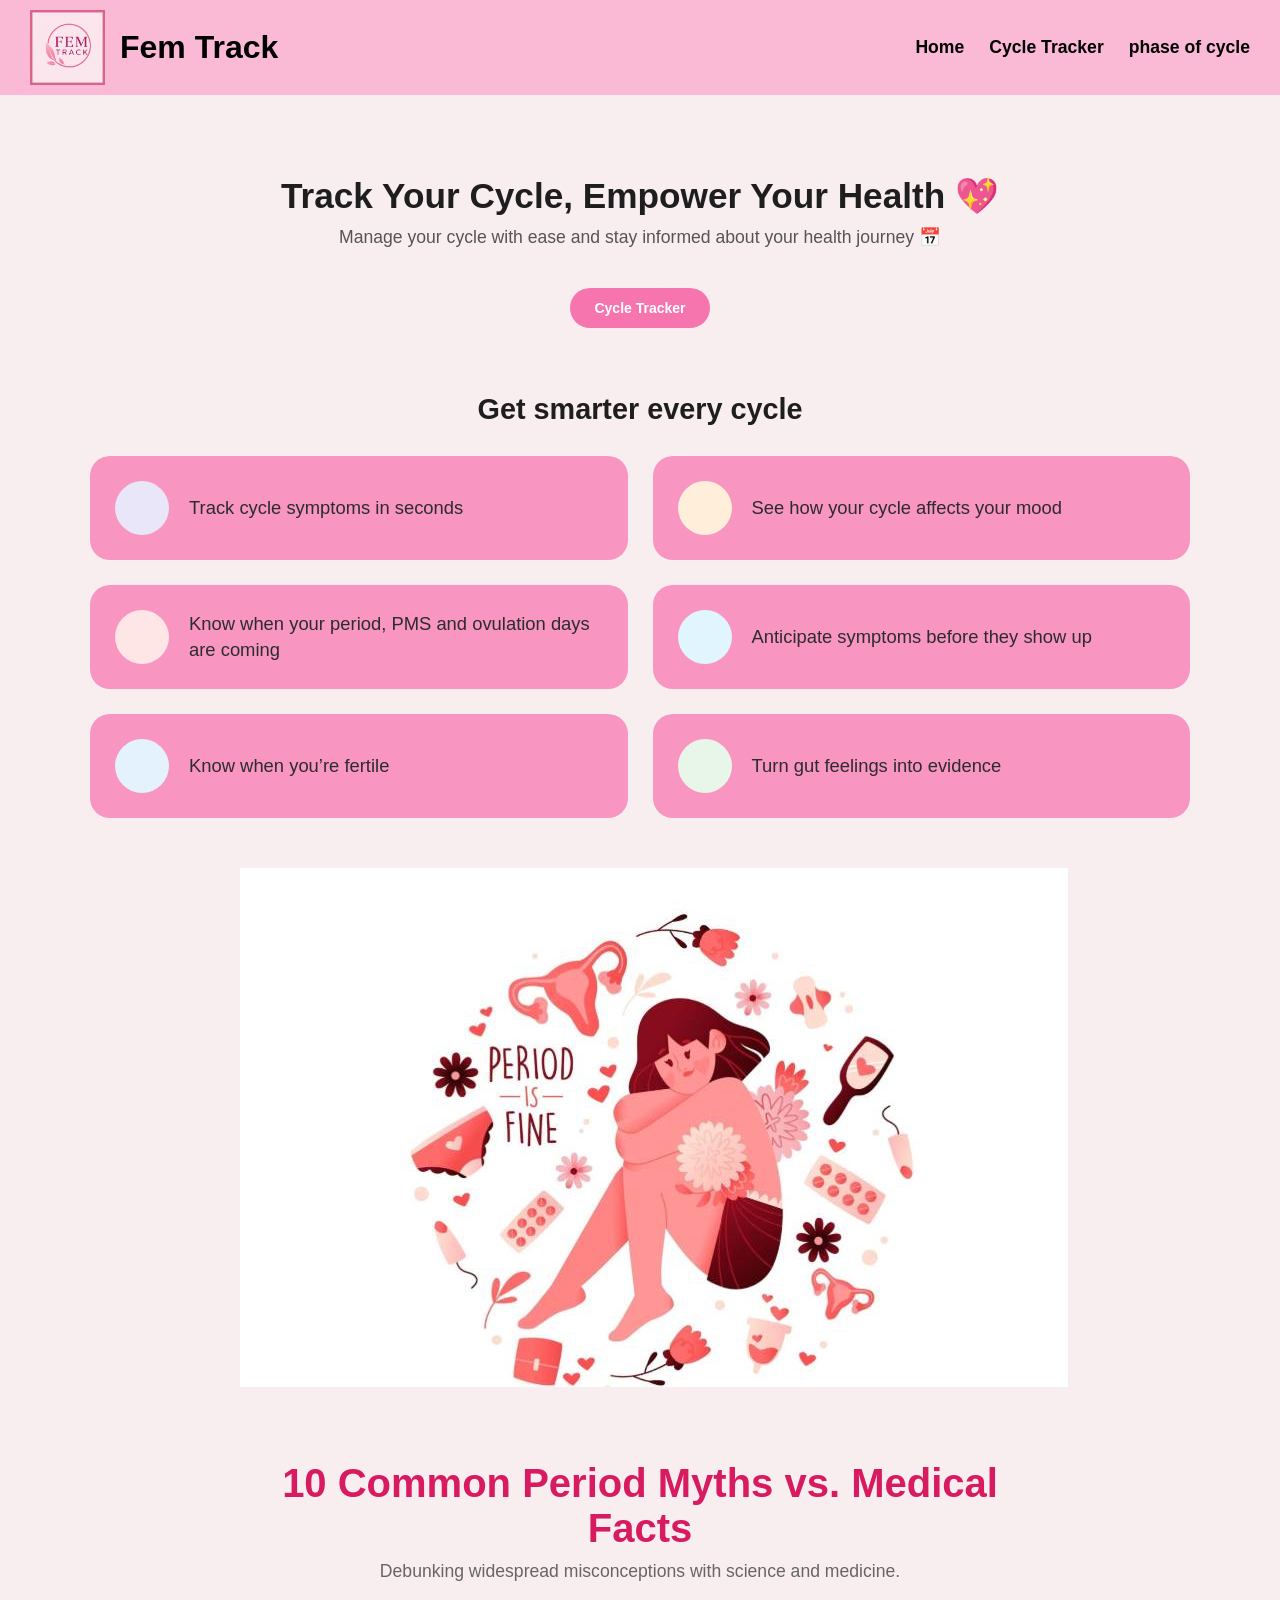
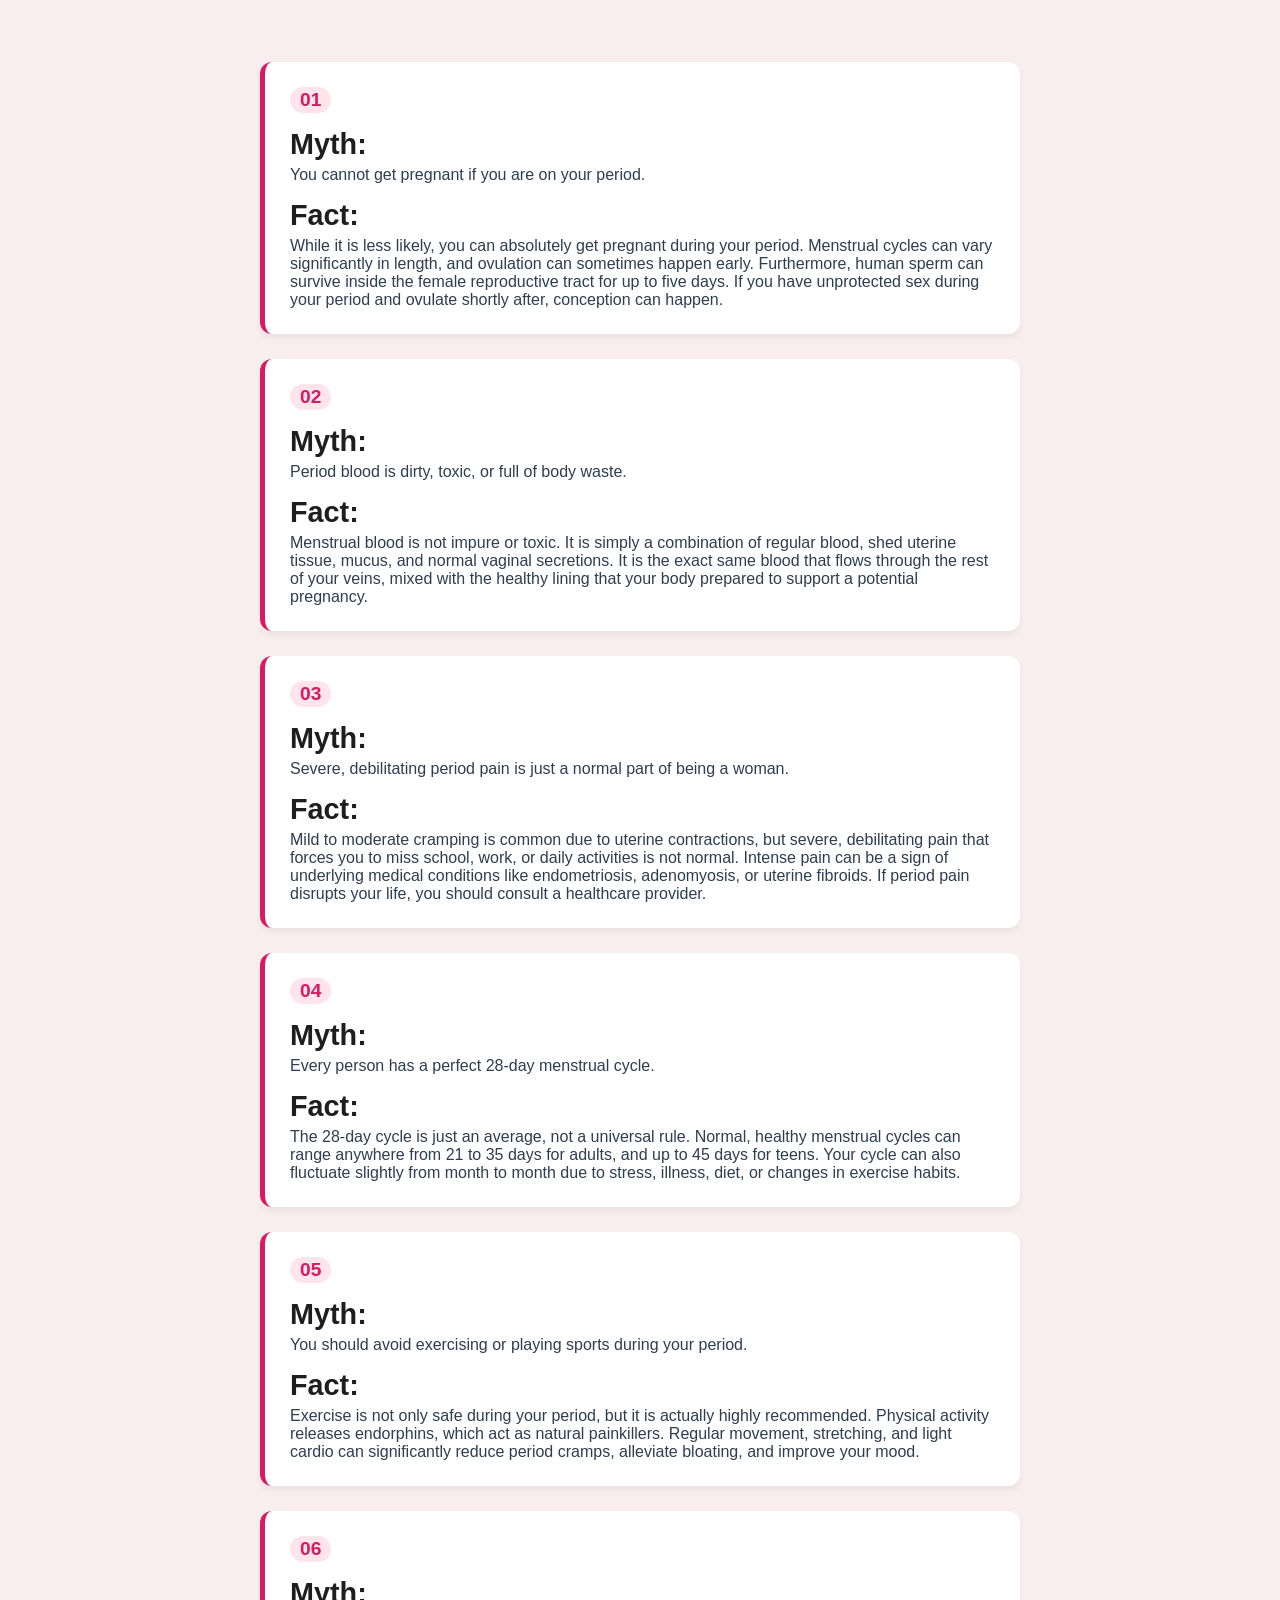
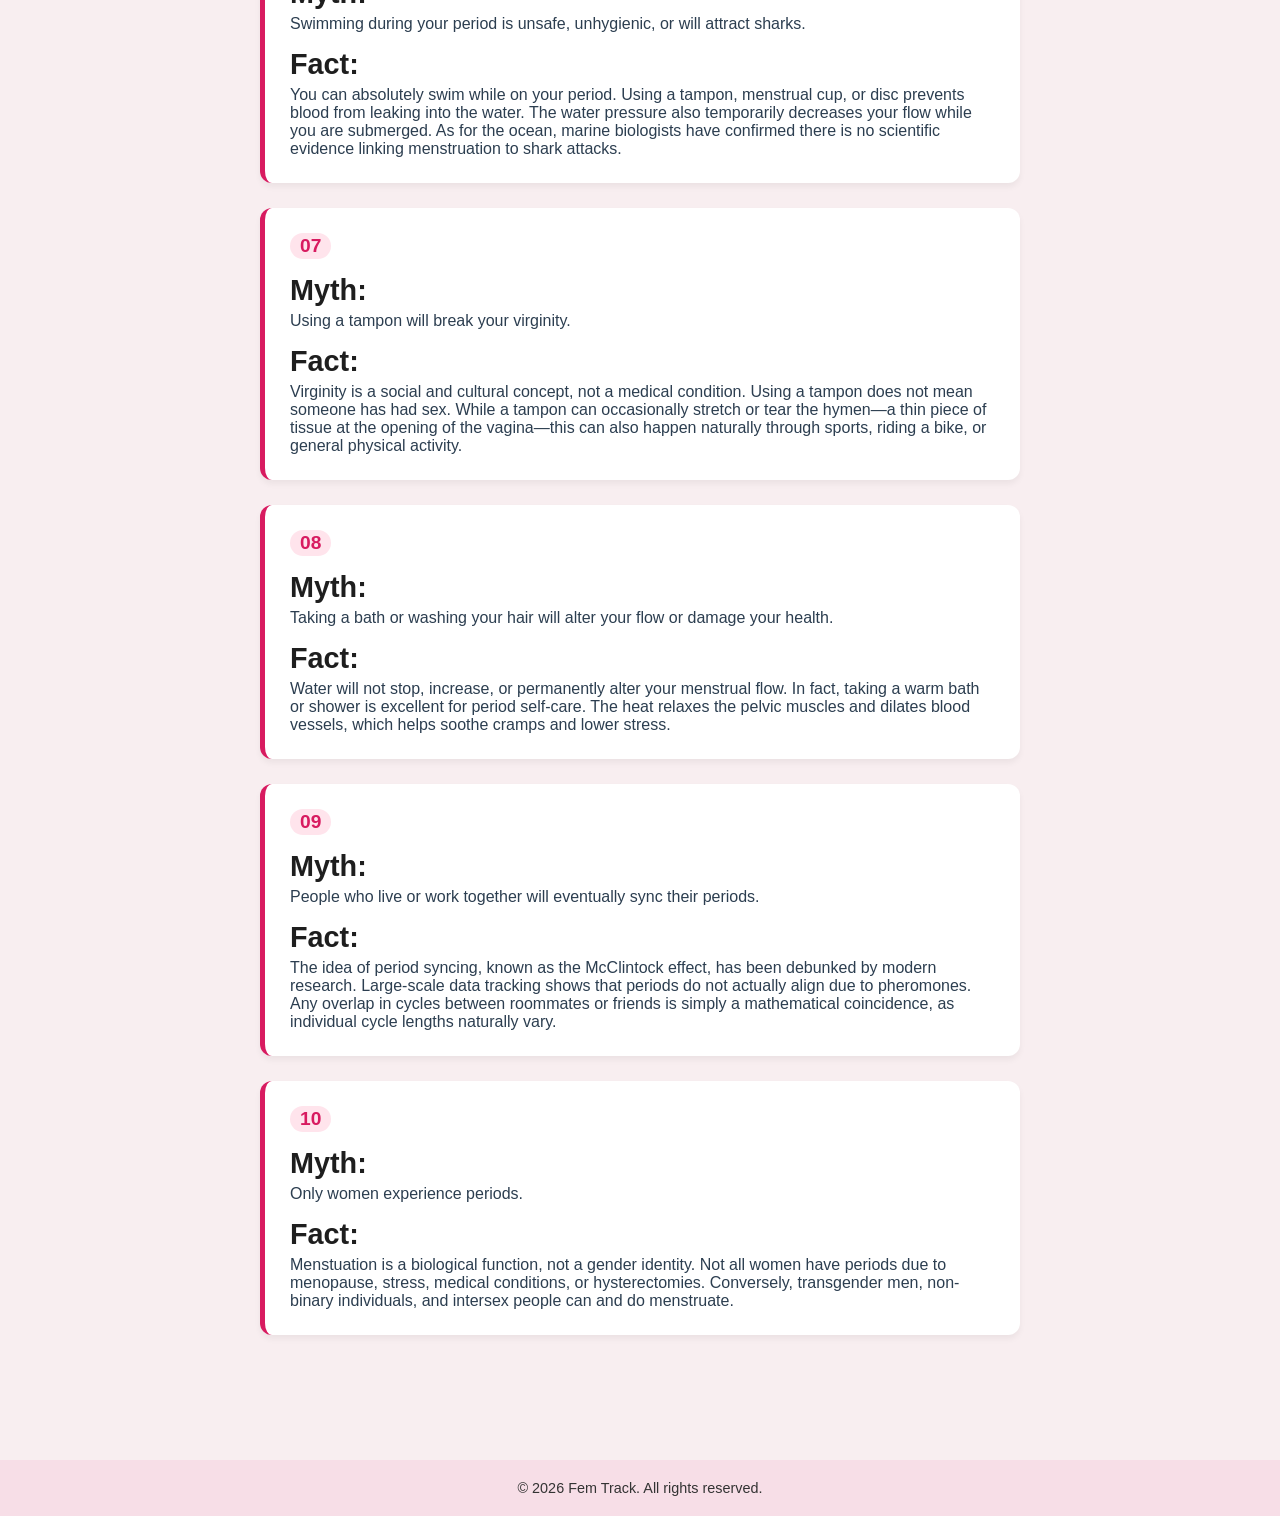
<file: index.html>
<!DOCTYPE html>
<html lang="en">
<head>
    <meta charset="UTF-8">
    <meta name="viewport" content="width=device-width, initial-scale=1.0">
    <title>FEM TRACK</title>
    <link rel="icon" href="img.html/logo.jpg">
    <link rel="stylesheet" href="style.css">
</head>
<body>

    <header class="site-header">
        <div class="brand-container">
            <img src="img.html/logo.jpg" alt="Fem Track Logo" class="logo-img">
            <h1 class="one">Fem Track</h1>
        </div>
        <nav class="nav-links">
            <a href="index.html" class="active">Home</a>
            <a href="cycletracker.html">Cycle Tracker</a>
            <a href="phase.html">phase of cycle</a>
        </nav>
    </header>

    <main>
        <section class="hero-section">
            <center>
            <p class="highlight-text">Track Your Cycle, Empower Your Health 💖</p>
            <p class="sub-text">Manage your cycle with ease and stay informed about your health journey 📅</p>
            </center>
            
            <div class="cta-container">
                <a href="cycletracker.html" class="tracker-link">
                    <button class="cycle-tracker-btn">Cycle Tracker</button>
                </a>
            </div>
        </section>

        <section class="features-section">
            <h2 class="section-title">Get smarter every cycle</h2>
            
            <div class="features-grid">
                <div class="feature-card">
                    <div class="icon-wrapper icon-purple">
                        <i class="fa-solid fa-circle-dot"></i>
                    </div>
                    <div class="card-content">
                        <h3>Track cycle symptoms in seconds</h3>
                    </div>
                </div>

                <div class="feature-card">
                    <div class="icon-wrapper icon-orange">
                        <i class="fa-solid fa-sun"></i>
                    </div>
                    <div class="card-content">
                        <h3>See how your cycle affects your mood</h3>
                    </div>
                </div>

                <div class="feature-card">
                    <div class="icon-wrapper icon-red">
                        <i class="fa-solid fa-droplet"></i>
                    </div>
                    <div class="card-content">
                        <h3>Know when your period, PMS and ovulation days are coming</h3>
                    </div>
                </div>

                <div class="feature-card">
                    <div class="icon-wrapper icon-blue">
                        <i class="fa-solid fa-compass"></i>
                    </div>
                    <div class="card-content">
                        <h3>Anticipate symptoms before they show up</h3>
                    </div>
                </div>

                <div class="feature-card">
                    <div class="icon-wrapper icon-darkblue">
                        <i class="fa-solid fa-temperature-half"></i>
                    </div>
                    <div class="card-content">
                        <h3>Know when you’re fertile</h3>
                    </div>
                </div>

                <div class="feature-card">
                    <div class="icon-wrapper icon-green">
                        <i class="fa-solid fa-clipboard-list"></i>
                    </div>
                    <div class="card-content">
                        <h3>Turn gut feelings into evidence</h3>
                    </div>
                </div>
            </div>
        </section>
        <section>
            <div class="img">                    
                <img src="img.html/one.jpg">
        </div>
        </section>
       <div class="container">
    <header>
        <h1>10 Common Period Myths vs. Medical Facts</h1>
        <p class="subtitle">Debunking widespread misconceptions with science and medicine.</p>
    </header>

    <main>
        <!-- 1 -->
        <div class="myth-fact-card">
            <span class="card-number">01</span>
            <div class="myth-section">
                <div class="section-title">Myth:</div>
                <p class="text-content">You cannot get pregnant if you are on your period.</p>
            </div>
            <div class="fact-section">
                <div class="section-title">Fact:</div>
                <p class="text-content">While it is less likely, you can absolutely get pregnant during your period. Menstrual cycles can vary significantly in length, and ovulation can sometimes happen early. Furthermore, human sperm can survive inside the female reproductive tract for up to five days. If you have unprotected sex during your period and ovulate shortly after, conception can happen.</p>
            </div>
        </div>

        <!-- 2 -->
        <div class="myth-fact-card">
            <span class="card-number">02</span>
            <div class="myth-section">
                <div class="section-title">Myth:</div>
                <p class="text-content">Period blood is dirty, toxic, or full of body waste.</p>
            </div>
            <div class="fact-section">
                <div class="section-title">Fact:</div>
                <p class="text-content">Menstrual blood is not impure or toxic. It is simply a combination of regular blood, shed uterine tissue, mucus, and normal vaginal secretions. It is the exact same blood that flows through the rest of your veins, mixed with the healthy lining that your body prepared to support a potential pregnancy.</p>
            </div>
        </div>

        <!-- 3 -->
        <div class="myth-fact-card">
            <span class="card-number">03</span>
            <div class="myth-section">
                <div class="section-title">Myth:</div>
                <p class="text-content">Severe, debilitating period pain is just a normal part of being a woman.</p>
            </div>
            <div class="fact-section">
                <div class="section-title">Fact:</div>
                <p class="text-content">Mild to moderate cramping is common due to uterine contractions, but severe, debilitating pain that forces you to miss school, work, or daily activities is not normal. Intense pain can be a sign of underlying medical conditions like endometriosis, adenomyosis, or uterine fibroids. If period pain disrupts your life, you should consult a healthcare provider.</p>
            </div>
        </div>

        <!-- 4 -->
        <div class="myth-fact-card">
            <span class="card-number">04</span>
            <div class="myth-section">
                <div class="section-title">Myth:</div>
                <p class="text-content">Every person has a perfect 28-day menstrual cycle.</p>
            </div>
            <div class="fact-section">
                <div class="section-title">Fact:</div>
                <p class="text-content">The 28-day cycle is just an average, not a universal rule. Normal, healthy menstrual cycles can range anywhere from 21 to 35 days for adults, and up to 45 days for teens. Your cycle can also fluctuate slightly from month to month due to stress, illness, diet, or changes in exercise habits.</p>
            </div>
        </div>

        <!-- 5 -->
        <div class="myth-fact-card">
            <span class="card-number">05</span>
            <div class="myth-section">
                <div class="section-title">Myth:</div>
                <p class="text-content">You should avoid exercising or playing sports during your period.</p>
            </div>
            <div class="fact-section">
                <div class="section-title">Fact:</div>
                <p class="text-content">Exercise is not only safe during your period, but it is actually highly recommended. Physical activity releases endorphins, which act as natural painkillers. Regular movement, stretching, and light cardio can significantly reduce period cramps, alleviate bloating, and improve your mood.</p>
            </div>
        </div>

        <!-- 6 -->
        <div class="myth-fact-card">
            <span class="card-number">06</span>
            <div class="myth-section">
                <div class="section-title">Myth:</div>
                <p class="text-content">Swimming during your period is unsafe, unhygienic, or will attract sharks.</p>
            </div>
            <div class="fact-section">
                <div class="section-title">Fact:</div>
                <p class="text-content">You can absolutely swim while on your period. Using a tampon, menstrual cup, or disc prevents blood from leaking into the water. The water pressure also temporarily decreases your flow while you are submerged. As for the ocean, marine biologists have confirmed there is no scientific evidence linking menstruation to shark attacks.</p>
            </div>
        </div>

        <!-- 7 -->
        <div class="myth-fact-card">
            <span class="card-number">07</span>
            <div class="myth-section">
                <div class="section-title">Myth:</div>
                <p class="text-content">Using a tampon will break your virginity.</p>
            </div>
            <div class="fact-section">
                <div class="section-title">Fact:</div>
                <p class="text-content">Virginity is a social and cultural concept, not a medical condition. Using a tampon does not mean someone has had sex. While a tampon can occasionally stretch or tear the hymen—a thin piece of tissue at the opening of the vagina—this can also happen naturally through sports, riding a bike, or general physical activity.</p>
            </div>
        </div>

        <!-- 8 -->
        <div class="myth-fact-card">
            <span class="card-number">08</span>
            <div class="myth-section">
                <div class="section-title">Myth:</div>
                <p class="text-content">Taking a bath or washing your hair will alter your flow or damage your health.</p>
            </div>
            <div class="fact-section">
                <div class="section-title">Fact:</div>
                <p class="text-content">Water will not stop, increase, or permanently alter your menstrual flow. In fact, taking a warm bath or shower is excellent for period self-care. The heat relaxes the pelvic muscles and dilates blood vessels, which helps soothe cramps and lower stress.</p>
            </div>
        </div>

        <!-- 9 -->
        <div class="myth-fact-card">
            <span class="card-number">09</span>
            <div class="myth-section">
                <div class="section-title">Myth:</div>
                <p class="text-content">People who live or work together will eventually sync their periods.</p>
            </div>
            <div class="fact-section">
                <div class="section-title">Fact:</div>
                <p class="text-content">The idea of period syncing, known as the McClintock effect, has been debunked by modern research. Large-scale data tracking shows that periods do not actually align due to pheromones. Any overlap in cycles between roommates or friends is simply a mathematical coincidence, as individual cycle lengths naturally vary.</p>
            </div>
        </div>

        <!-- 10 -->
        <div class="myth-fact-card">
            <span class="card-number">10</span>
            <div class="myth-section">
                <div class="section-title">Myth:</div>
                <p class="text-content">Only women experience periods.</p>
            </div>
            <div class="fact-section">
                <div class="section-title">Fact:</div>
                <p class="text-content">Menstuation is a biological function, not a gender identity. Not all women have periods due to menopause, stress, medical conditions, or hysterectomies. Conversely, transgender men, non-binary individuals, and intersex people can and do menstruate.</p>
            </div>
        </div>
    </main>
</div>

        


    </main>

    <footer class="site-footer">
        <p>&copy; 2026 Fem Track. All rights reserved.</p>
    </footer>

</body>
</html>
</file>
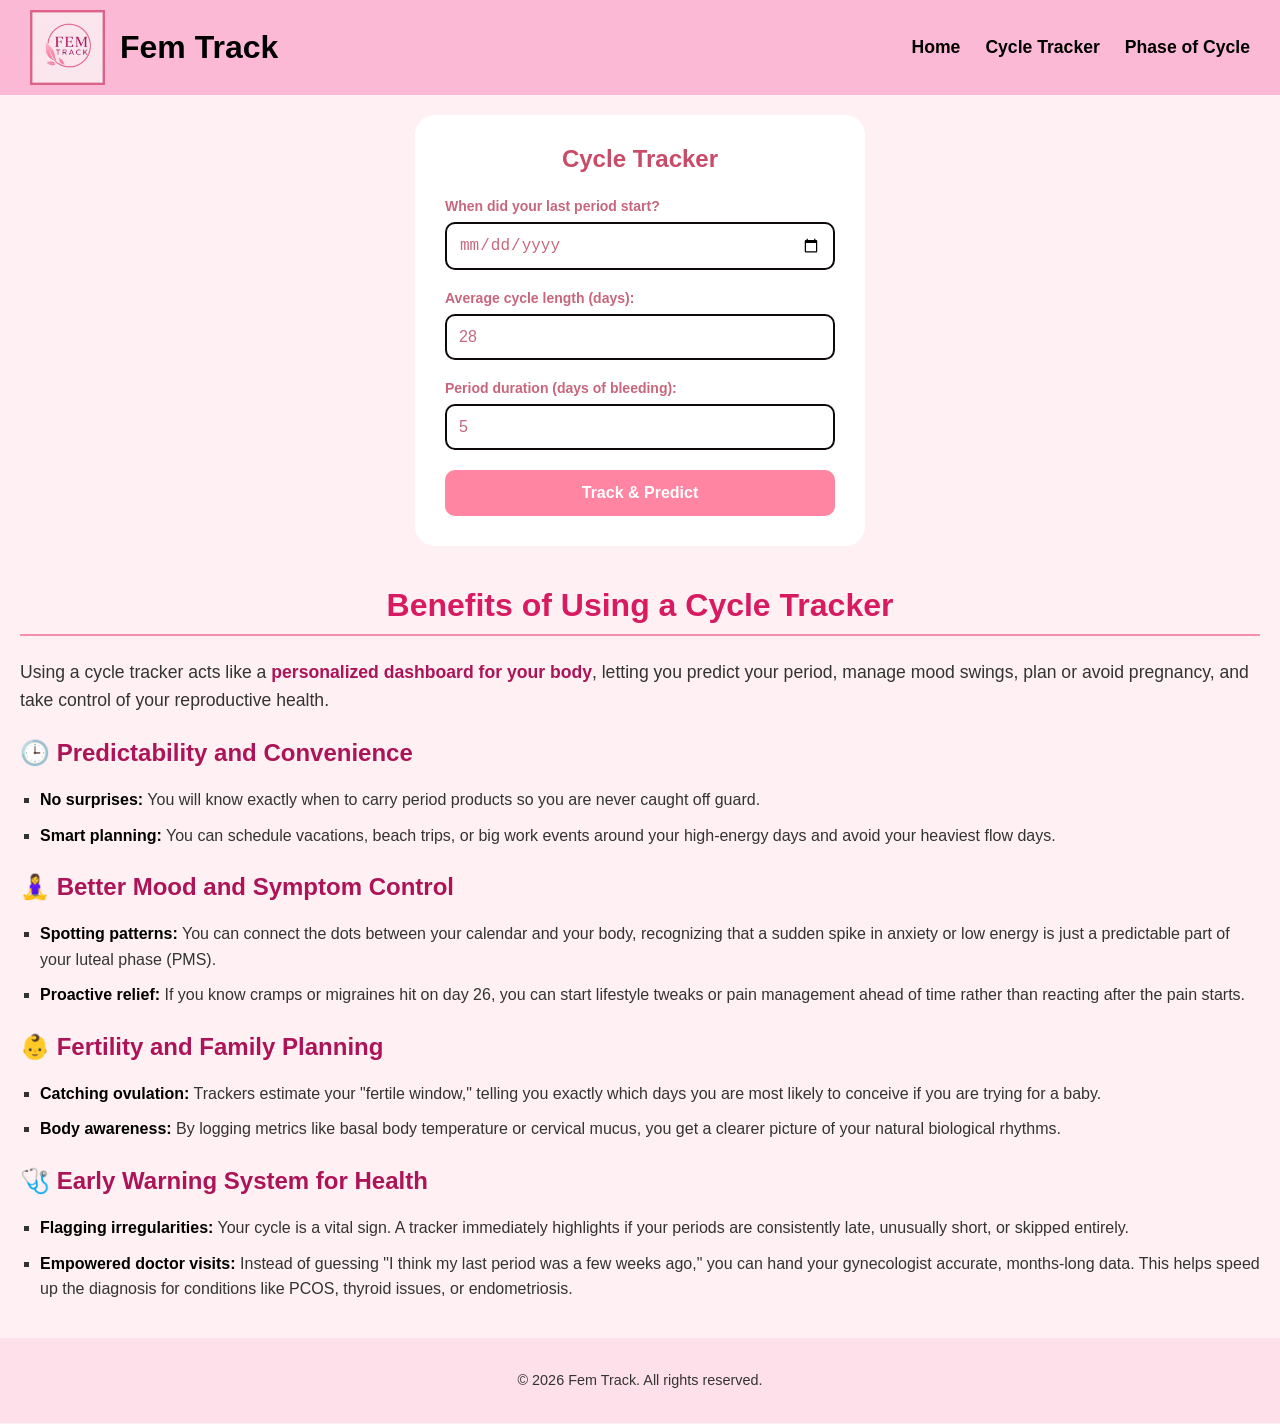
<file: cycletracker.html>
<!DOCTYPE html>
<html lang="en">
<head>
    <meta charset="UTF-8">
    <meta name="viewport" content="width=device-width, initial-scale=1.0">
    <title>FEM TRACK</title>
    <link rel="icon" href="img.html/logo.jpg">
    <link rel="stylesheet" href="style1.css">
</head>
<body>
    <header class="site-header">
        <div class="brand-container">
            <img src="img.html/logo.jpg" alt="Fem Track Logo" class="logo-img">
            <h1 class="one">Fem Track</h1>
        </div>
        <nav class="nav-links">
            <a href="index.html">Home</a>
            <a href="cycletracker.html">Cycle Tracker</a>
            <a href="phase.html">Phase of Cycle</a>
        </nav>
    </header>

    <main class="main-content">
        <div class="container">
            <h2>Cycle Tracker</h2>
            <div class="form-group">
                <label for="lastDate">When did your last period start?</label>
                <input type="date" id="lastDate">
            </div>
            <div class="form-group">
                <label for="cycleLength">Average cycle length (days):</label>
                <input type="number" id="cycleLength" value="28" min="21" max="45">
            </div>
            <div class="form-group">
                <label for="periodLength">Period duration (days of bleeding):</label>
                <input type="number" id="periodLength" value="5" min="2" max="10">
            </div>
            <button class="track-btn" onclick="calculateCycle()">Track & Predict</button>

            <div class="results" id="resultsBox">
                <!-- Added 'phase-clickable-card' class here so both elements style up as interactive items -->
                <div class="result-card alert-card phase-clickable-card" id="statusCard" style="display: none;">
                    <h3 id="statusTitle">Cycle Alert</h3>
                    <p id="statusValue">Regular</p>
                </div>
                
                <div class="result-card">
                    <h3>Predicted Next Period</h3>
                    <p id="nextPeriodDate">-</p>
                </div>
                
                <div class="result-card phase-clickable-card" id="clickablePhaseCard">
                    <h3>Current Cycle Stage (Click to learn more) 🔗</h3>
                    <p id="currentPhase">-</p>
                    <p id="phaseDescription" class="phase-info"></p>
                </div>
            </div>
        </div>

        <div>
            <center>
    <h1 style="color: #d81b60; border-bottom: 2px solid #f48fb1; padding-bottom: 10px; font-family: Arial, sans-serif;">Benefits of Using a Cycle Tracker</h1>
            </center>
    <p style="font-family: Arial, sans-serif; line-height: 1.6; color: #333; font-size: 1.1em;">Using a cycle tracker acts like a <span style="font-weight: bold; color: #ad1457;">personalized dashboard for your body</span>, letting you predict your period, manage mood swings, plan or avoid pregnancy, and take control of your reproductive health.</p>

    <h2 style="color: #ad1457; margin-top: 25px; font-family: Arial, sans-serif;">🕒 Predictability and Convenience</h2>
    <ul style="font-family: Arial, sans-serif; line-height: 1.6; color: #333; list-style-type: square; padding-left: 20px;">
        <li style="margin-bottom: 10px;"><strong style="color: #000;">No surprises:</strong> You will know exactly when to carry period products so you are never caught off guard.</li>
        <li style="margin-bottom: 10px;"><strong style="color: #000;">Smart planning:</strong> You can schedule vacations, beach trips, or big work events around your high-energy days and avoid your heaviest flow days.</li>
    </ul>

    <h2 style="color: #ad1457; margin-top: 25px; font-family: Arial, sans-serif;">🧘‍♀️ Better Mood and Symptom Control</h2>
    <ul style="font-family: Arial, sans-serif; line-height: 1.6; color: #333; list-style-type: square; padding-left: 20px;">
        <li style="margin-bottom: 10px;"><strong style="color: #000;">Spotting patterns:</strong> You can connect the dots between your calendar and your body, recognizing that a sudden spike in anxiety or low energy is just a predictable part of your luteal phase (PMS).</li>
        <li style="margin-bottom: 10px;"><strong style="color: #000;">Proactive relief:</strong> If you know cramps or migraines hit on day 26, you can start lifestyle tweaks or pain management ahead of time rather than reacting after the pain starts.</li>
    </ul>

    <h2 style="color: #ad1457; margin-top: 25px; font-family: Arial, sans-serif;">👶 Fertility and Family Planning</h2>
    <ul style="font-family: Arial, sans-serif; line-height: 1.6; color: #333; list-style-type: square; padding-left: 20px;">
        <li style="margin-bottom: 10px;"><strong style="color: #000;">Catching ovulation:</strong> Trackers estimate your "fertile window," telling you exactly which days you are most likely to conceive if you are trying for a baby.</li>
        <li style="margin-bottom: 10px;"><strong style="color: #000;">Body awareness:</strong> By logging metrics like basal body temperature or cervical mucus, you get a clearer picture of your natural biological rhythms.</li>
    </ul>

    <h2 style="color: #ad1457; margin-top: 25px; font-family: Arial, sans-serif;">🩺 Early Warning System for Health</h2>
    <ul style="font-family: Arial, sans-serif; line-height: 1.6; color: #333; list-style-type: square; padding-left: 20px;">
        <li style="margin-bottom: 10px;"><strong style="color: #000;">Flagging irregularities:</strong> Your cycle is a vital sign. A tracker immediately highlights if your periods are consistently late, unusually short, or skipped entirely.</li>
        <li style="margin-bottom: 10px;"><strong style="color: #000;">Empowered doctor visits:</strong> Instead of guessing "I think my last period was a few weeks ago," you can hand your gynecologist accurate, months-long data. This helps speed up the diagnosis for conditions like PCOS, thyroid issues, or endometriosis.</li>
    </ul>
</div>

    </main>

    <script src="script.js"></script>
     <footer class="site-footer">
        <p>&copy; 2026 Fem Track. All rights reserved.</p>
    </footer>
</body>
</html>
</file>
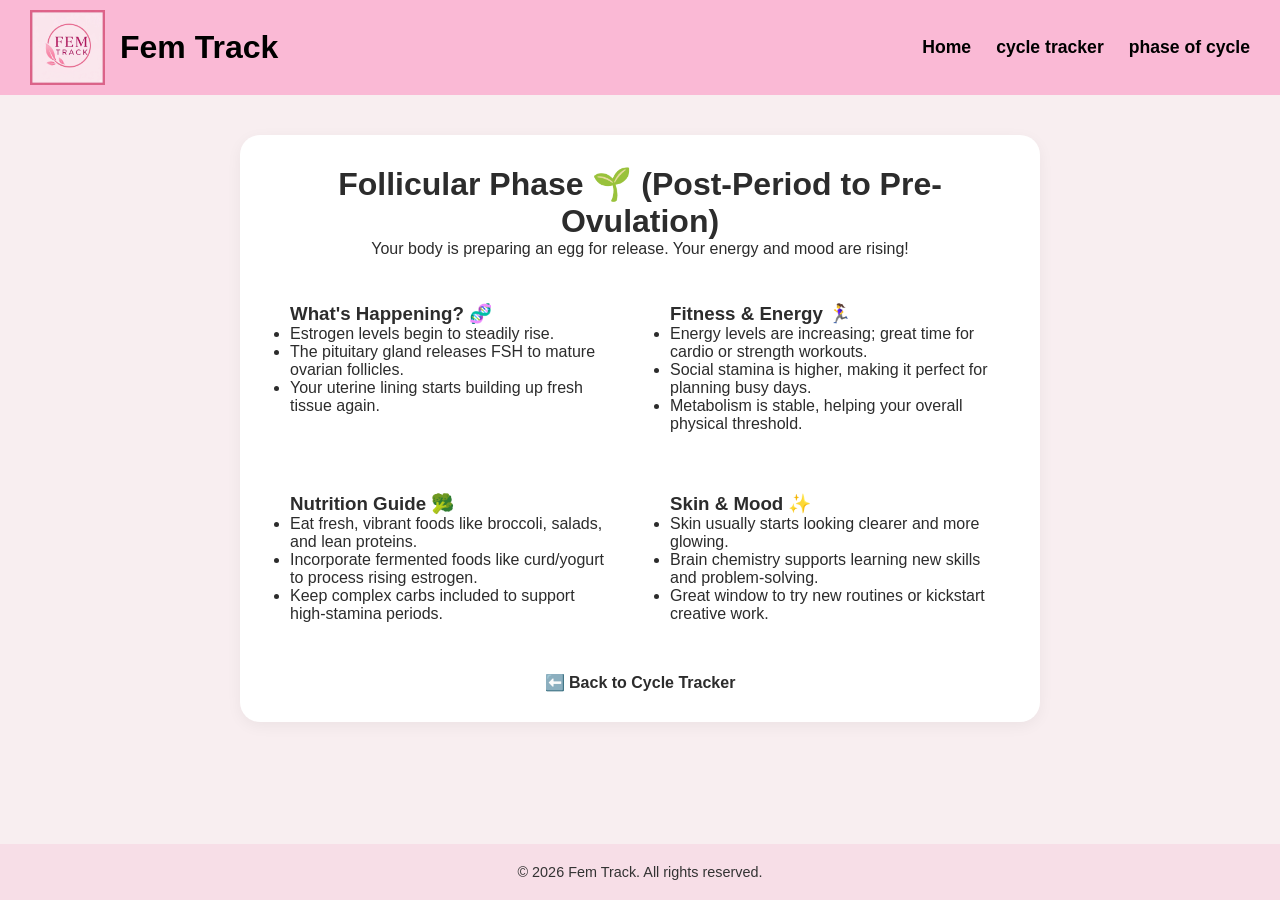
<file: follicular.html>
<!DOCTYPE html>
<html lang="en">
<head>
    <meta charset="UTF-8">
    <meta name="viewport" content="width=device-width, initial-scale=1.0">
    <title>Menstrual Phase - FEM TRACK</title>
    <link rel="icon" href="img.html/logo.jpg">
    <link rel="stylesheet" href="fo.css"> 
</head>
<body>
    <header class="site-header">
        <div class="brand-container">
            <img src="img.html/logo.jpg" alt="Fem Track Logo" class="logo-img">
            <h1 class="one">Fem Track</h1>
        </div>
        <nav class="nav-links">
            <a href="index.html">Home</a> 
            <a href="cycletracker.html">cycle tracker</a>
             <a href="phase.html">phase of cycle</a>

        </nav>
    </header>

    <main class="phase-container">
        <div class="phase-header">
            <h1>Follicular Phase 🌱 (Post-Period to Pre-Ovulation)</h1>
            <p>Your body is preparing an egg for release. Your energy and mood are rising!</p>
        </div>

        <div class="info-grid">
            <div class="info-box">
                <h3>What's Happening? 🧬</h3>
                <ul>
                    <li>Estrogen levels begin to steadily rise.</li>
                    <li>The pituitary gland releases FSH to mature ovarian follicles.</li>
                    <li>Your uterine lining starts building up fresh tissue again.</li>
                </ul>
            </div>

            <div class="info-box">
                <h3>Fitness & Energy 🏃‍♀️</h3>
                <ul>
                    <li>Energy levels are increasing; great time for cardio or strength workouts.</li>
                    <li>Social stamina is higher, making it perfect for planning busy days.</li>
                    <li>Metabolism is stable, helping your overall physical threshold.</li>
                </ul>
            </div>

            <div class="info-box">
                <h3>Nutrition Guide 🥦</h3>
                <ul>
                    <li>Eat fresh, vibrant foods like broccoli, salads, and lean proteins.</li>
                    <li>Incorporate fermented foods like curd/yogurt to process rising estrogen.</li>
                    <li>Keep complex carbs included to support high-stamina periods.</li>
                </ul>
            </div>

            <div class="info-box">
                <h3>Skin & Mood ✨</h3>
                <ul>
                    <li>Skin usually starts looking clearer and more glowing.</li>
                    <li>Brain chemistry supports learning new skills and problem-solving.</li>
                    <li>Great window to try new routines or kickstart creative work.</li>
                </ul>
            </div>
        </div>

        <a href="cycletracker.html" class="back-link">⬅️ Back to Cycle Tracker</a>
    </main>
     <footer class="site-footer">
        <p>&copy; 2026 Fem Track. All rights reserved.</p>
    </footer>
</body>
</html>
</file>
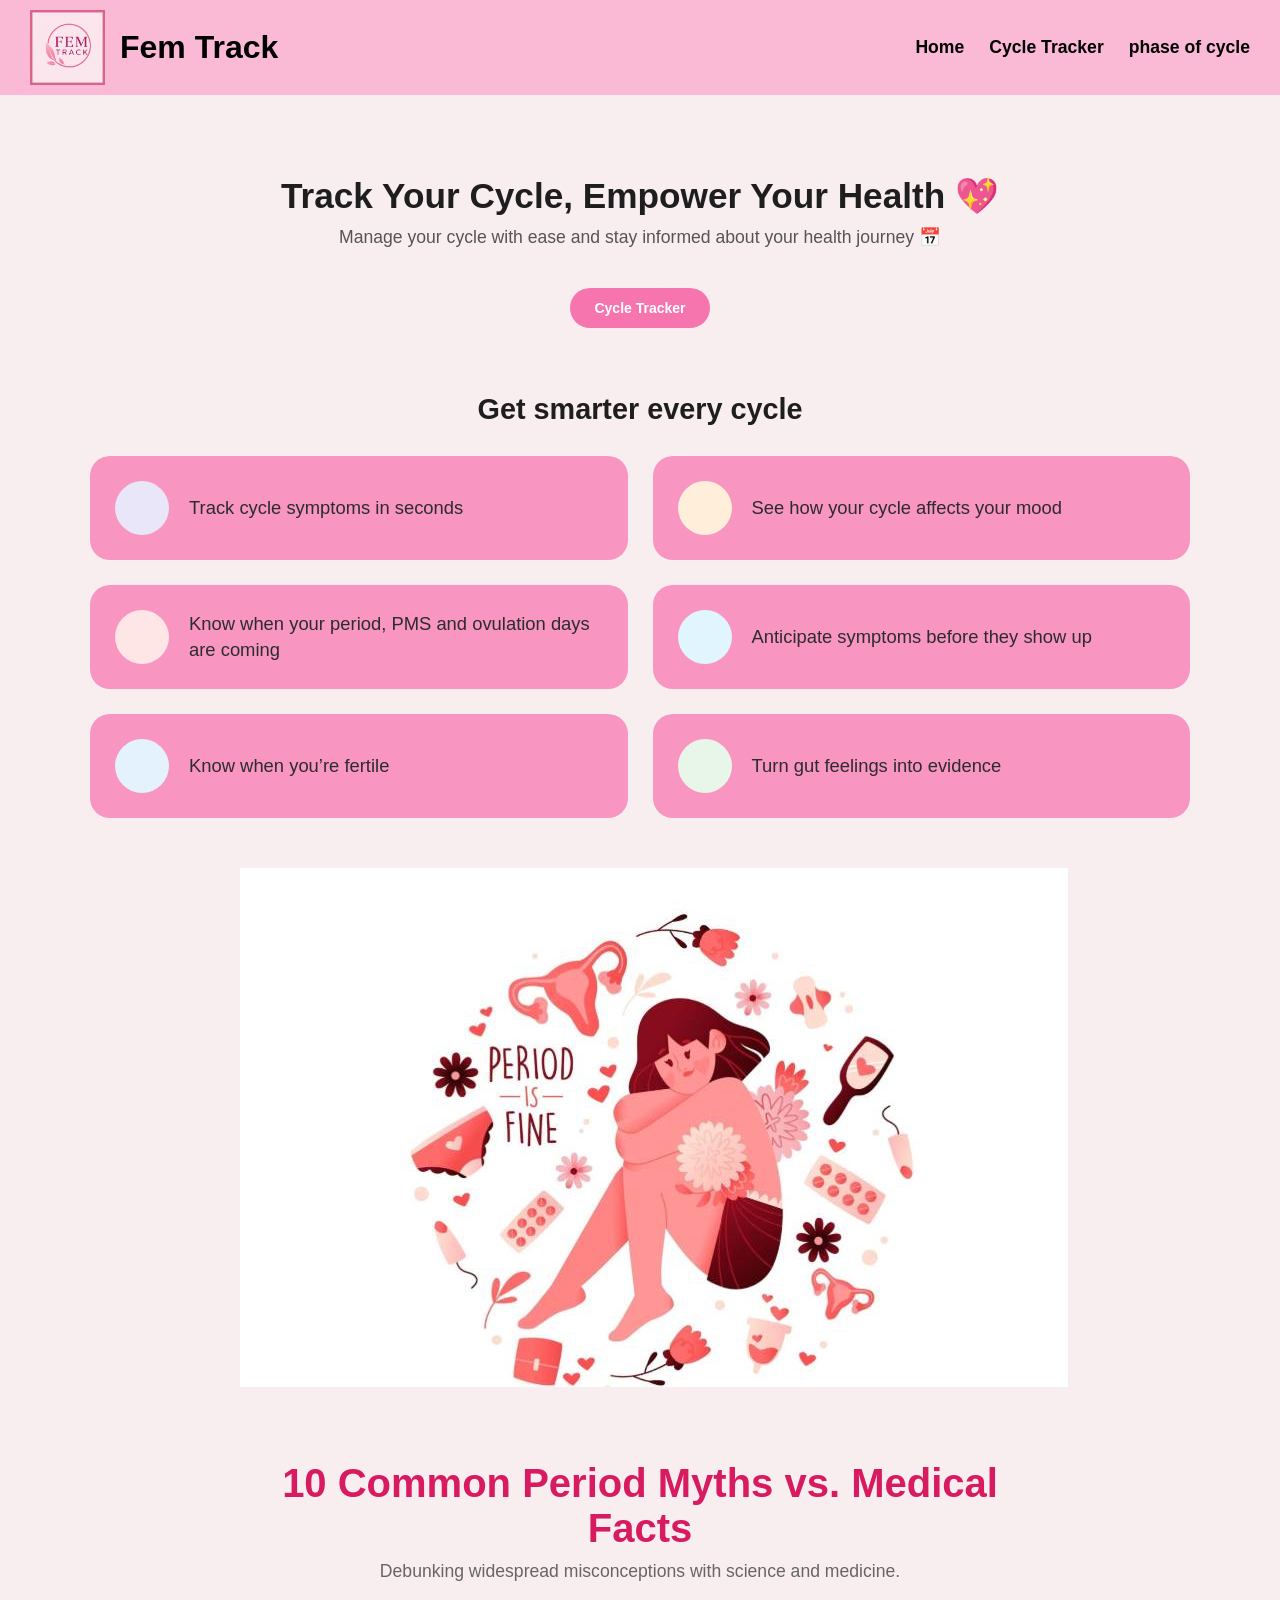
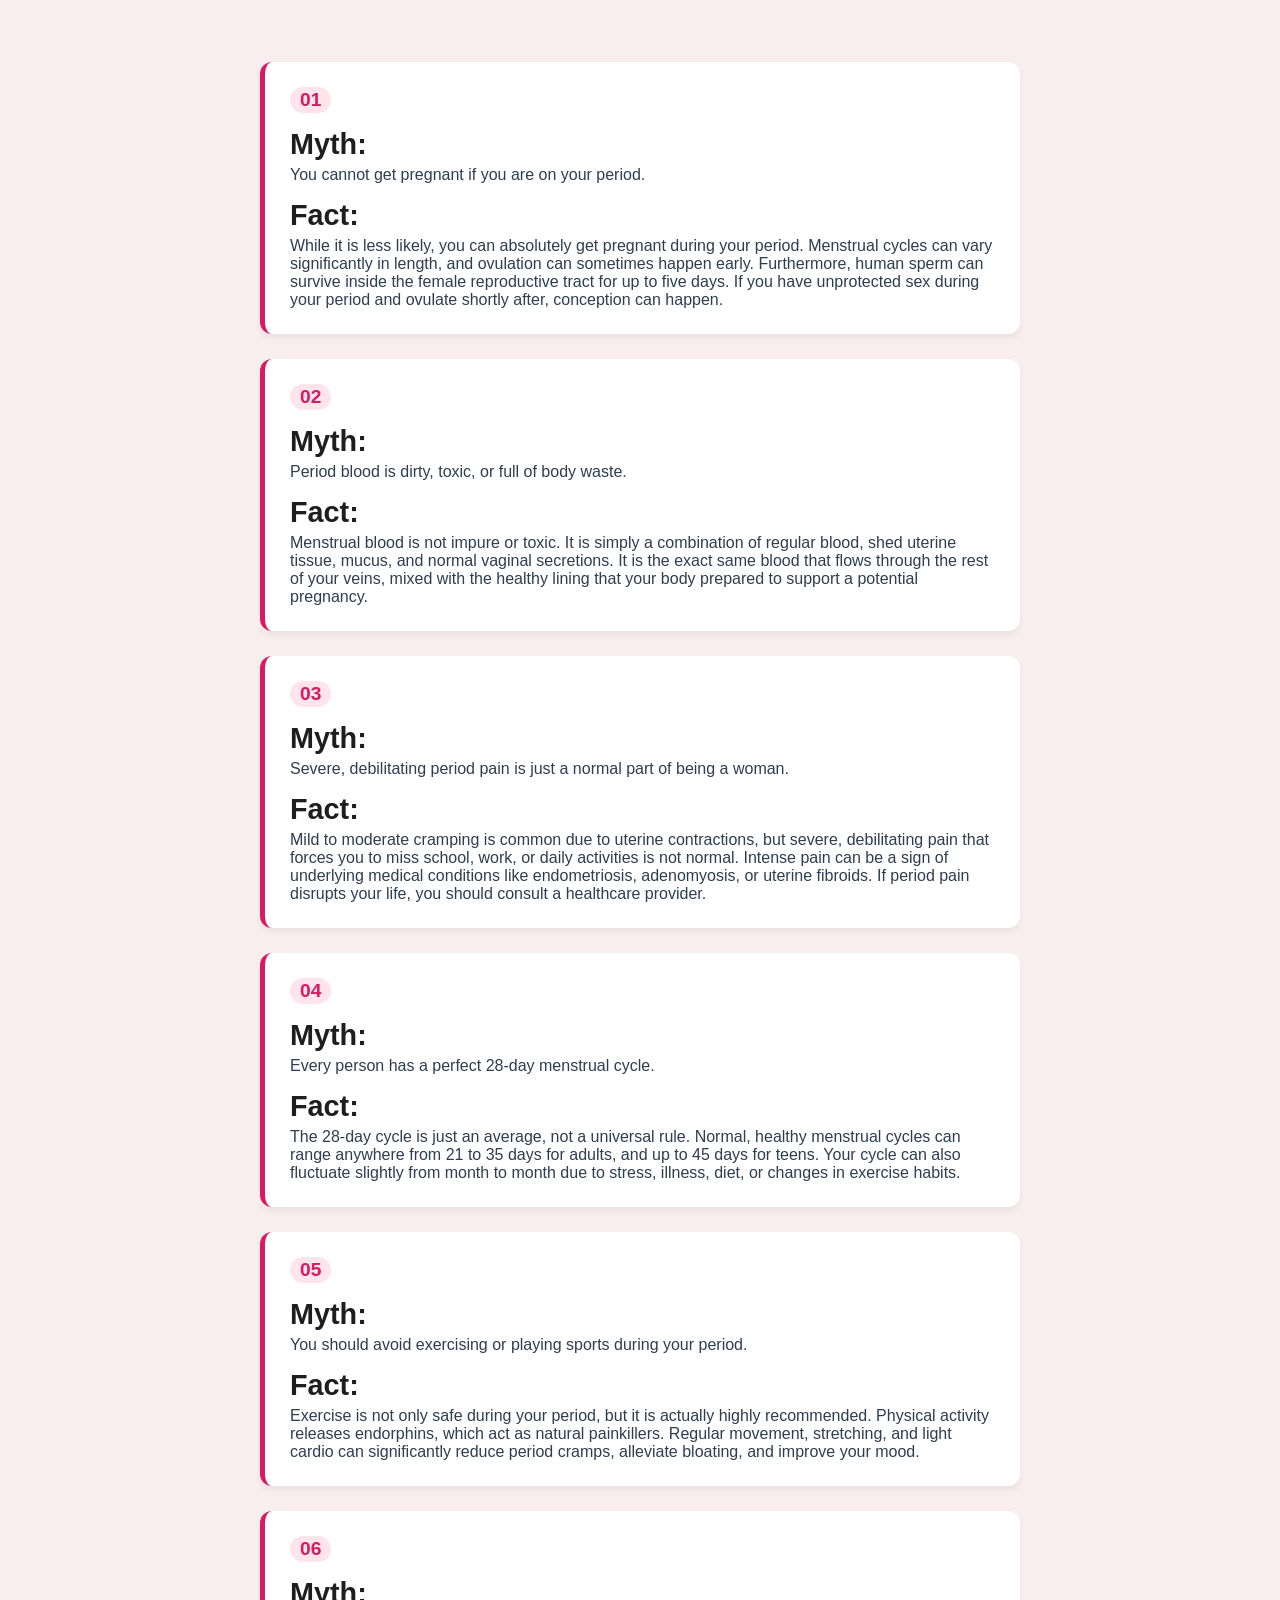
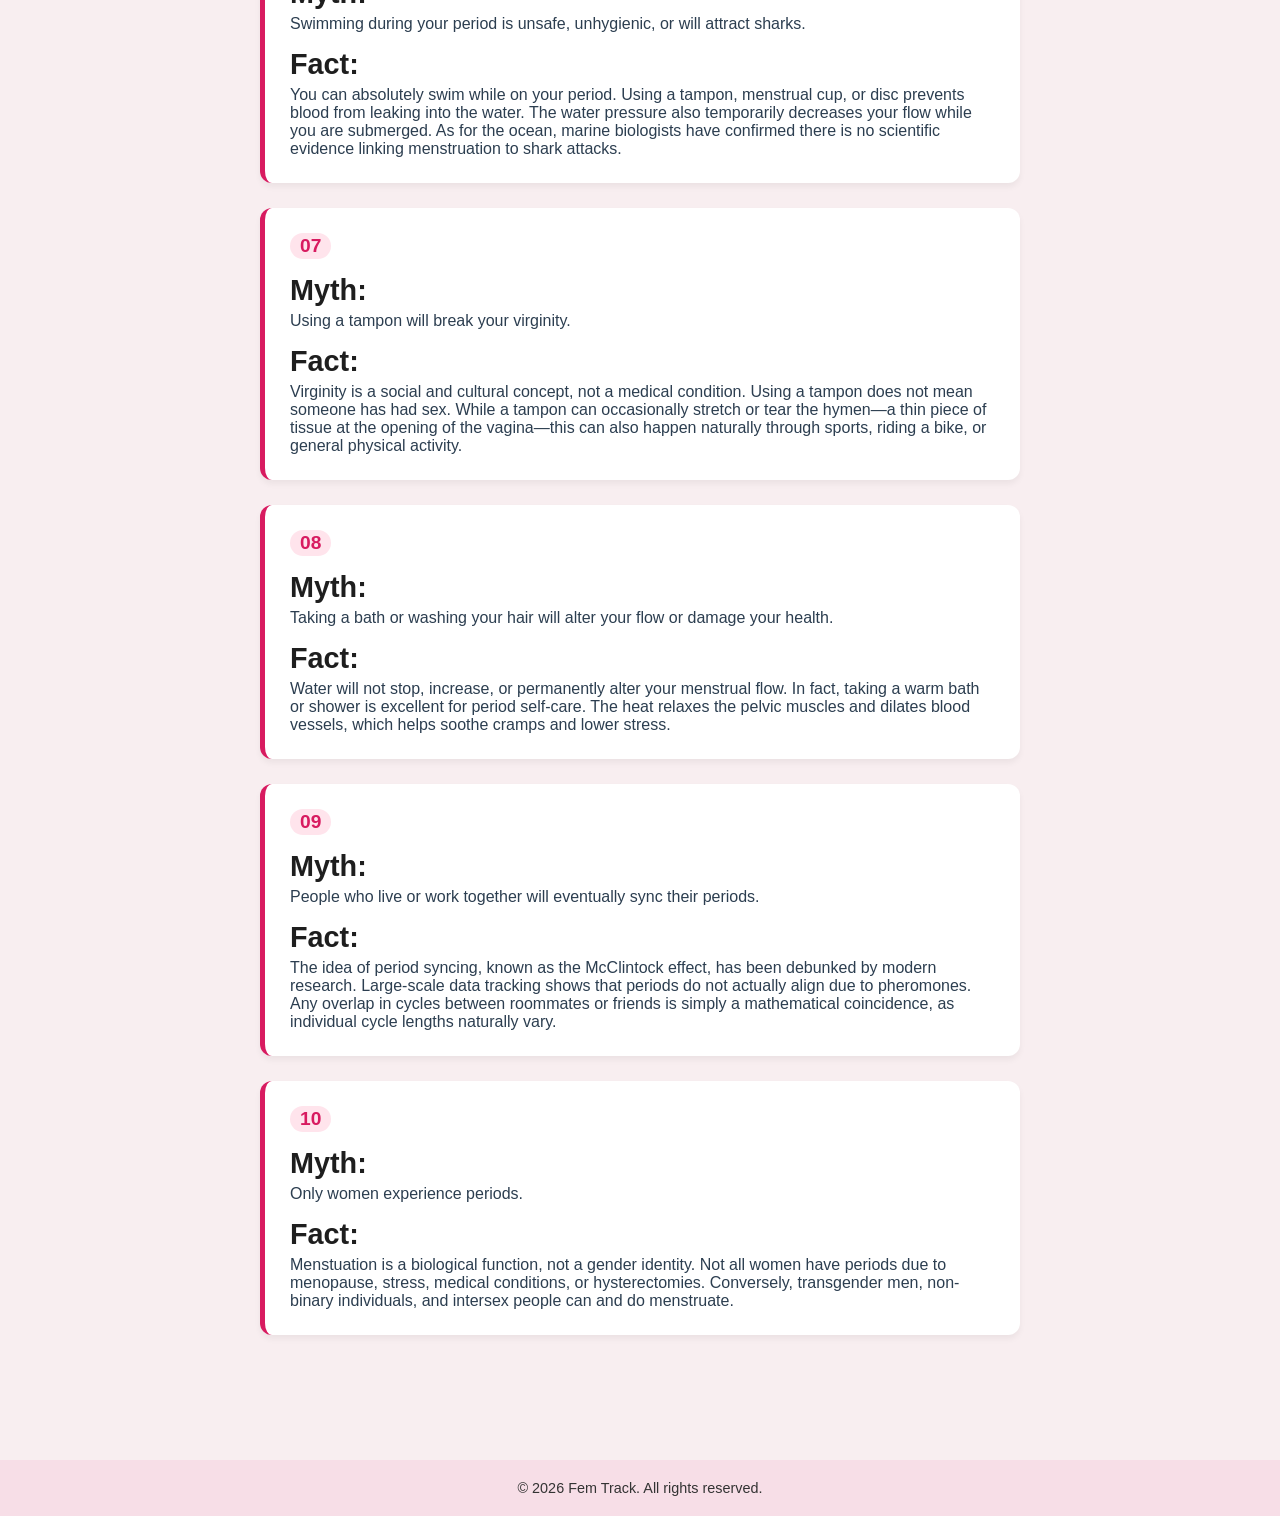
<file: index..html>
<!DOCTYPE html>
<html lang="en">
<head>
    <meta charset="UTF-8">
    <meta name="viewport" content="width=device-width, initial-scale=1.0">
    <title>FEM TRACK</title>
    <link rel="icon" href="img.html/logo.jpg">
    <link rel="stylesheet" href="style.css">
</head>
<body>

    <header class="site-header">
        <div class="brand-container">
            <img src="img.html/logo.jpg" alt="Fem Track Logo" class="logo-img">
            <h1 class="one">Fem Track</h1>
        </div>
        <nav class="nav-links">
            <a href="index..html" class="active">Home</a>
            <a href="cycletracker.html">Cycle Tracker</a>
            <a href="phase.html">phase of cycle</a>
        </nav>
    </header>

    <main>
        <section class="hero-section">
            <center>
            <p class="highlight-text">Track Your Cycle, Empower Your Health 💖</p>
            <p class="sub-text">Manage your cycle with ease and stay informed about your health journey 📅</p>
            </center>
            
            <div class="cta-container">
                <a href="cycletracker.html" class="tracker-link">
                    <button class="cycle-tracker-btn">Cycle Tracker</button>
                </a>
            </div>
        </section>

        <section class="features-section">
            <h2 class="section-title">Get smarter every cycle</h2>
            
            <div class="features-grid">
                <div class="feature-card">
                    <div class="icon-wrapper icon-purple">
                        <i class="fa-solid fa-circle-dot"></i>
                    </div>
                    <div class="card-content">
                        <h3>Track cycle symptoms in seconds</h3>
                    </div>
                </div>

                <div class="feature-card">
                    <div class="icon-wrapper icon-orange">
                        <i class="fa-solid fa-sun"></i>
                    </div>
                    <div class="card-content">
                        <h3>See how your cycle affects your mood</h3>
                    </div>
                </div>

                <div class="feature-card">
                    <div class="icon-wrapper icon-red">
                        <i class="fa-solid fa-droplet"></i>
                    </div>
                    <div class="card-content">
                        <h3>Know when your period, PMS and ovulation days are coming</h3>
                    </div>
                </div>

                <div class="feature-card">
                    <div class="icon-wrapper icon-blue">
                        <i class="fa-solid fa-compass"></i>
                    </div>
                    <div class="card-content">
                        <h3>Anticipate symptoms before they show up</h3>
                    </div>
                </div>

                <div class="feature-card">
                    <div class="icon-wrapper icon-darkblue">
                        <i class="fa-solid fa-temperature-half"></i>
                    </div>
                    <div class="card-content">
                        <h3>Know when you’re fertile</h3>
                    </div>
                </div>

                <div class="feature-card">
                    <div class="icon-wrapper icon-green">
                        <i class="fa-solid fa-clipboard-list"></i>
                    </div>
                    <div class="card-content">
                        <h3>Turn gut feelings into evidence</h3>
                    </div>
                </div>
            </div>
        </section>
        <section>
            <div class="img">                    
                <img src="img.html/one.jpg">
        </div>
        </section>
       <div class="container">
    <header>
        <h1>10 Common Period Myths vs. Medical Facts</h1>
        <p class="subtitle">Debunking widespread misconceptions with science and medicine.</p>
    </header>

    <main>
        <!-- 1 -->
        <div class="myth-fact-card">
            <span class="card-number">01</span>
            <div class="myth-section">
                <div class="section-title">Myth:</div>
                <p class="text-content">You cannot get pregnant if you are on your period.</p>
            </div>
            <div class="fact-section">
                <div class="section-title">Fact:</div>
                <p class="text-content">While it is less likely, you can absolutely get pregnant during your period. Menstrual cycles can vary significantly in length, and ovulation can sometimes happen early. Furthermore, human sperm can survive inside the female reproductive tract for up to five days. If you have unprotected sex during your period and ovulate shortly after, conception can happen.</p>
            </div>
        </div>

        <!-- 2 -->
        <div class="myth-fact-card">
            <span class="card-number">02</span>
            <div class="myth-section">
                <div class="section-title">Myth:</div>
                <p class="text-content">Period blood is dirty, toxic, or full of body waste.</p>
            </div>
            <div class="fact-section">
                <div class="section-title">Fact:</div>
                <p class="text-content">Menstrual blood is not impure or toxic. It is simply a combination of regular blood, shed uterine tissue, mucus, and normal vaginal secretions. It is the exact same blood that flows through the rest of your veins, mixed with the healthy lining that your body prepared to support a potential pregnancy.</p>
            </div>
        </div>

        <!-- 3 -->
        <div class="myth-fact-card">
            <span class="card-number">03</span>
            <div class="myth-section">
                <div class="section-title">Myth:</div>
                <p class="text-content">Severe, debilitating period pain is just a normal part of being a woman.</p>
            </div>
            <div class="fact-section">
                <div class="section-title">Fact:</div>
                <p class="text-content">Mild to moderate cramping is common due to uterine contractions, but severe, debilitating pain that forces you to miss school, work, or daily activities is not normal. Intense pain can be a sign of underlying medical conditions like endometriosis, adenomyosis, or uterine fibroids. If period pain disrupts your life, you should consult a healthcare provider.</p>
            </div>
        </div>

        <!-- 4 -->
        <div class="myth-fact-card">
            <span class="card-number">04</span>
            <div class="myth-section">
                <div class="section-title">Myth:</div>
                <p class="text-content">Every person has a perfect 28-day menstrual cycle.</p>
            </div>
            <div class="fact-section">
                <div class="section-title">Fact:</div>
                <p class="text-content">The 28-day cycle is just an average, not a universal rule. Normal, healthy menstrual cycles can range anywhere from 21 to 35 days for adults, and up to 45 days for teens. Your cycle can also fluctuate slightly from month to month due to stress, illness, diet, or changes in exercise habits.</p>
            </div>
        </div>

        <!-- 5 -->
        <div class="myth-fact-card">
            <span class="card-number">05</span>
            <div class="myth-section">
                <div class="section-title">Myth:</div>
                <p class="text-content">You should avoid exercising or playing sports during your period.</p>
            </div>
            <div class="fact-section">
                <div class="section-title">Fact:</div>
                <p class="text-content">Exercise is not only safe during your period, but it is actually highly recommended. Physical activity releases endorphins, which act as natural painkillers. Regular movement, stretching, and light cardio can significantly reduce period cramps, alleviate bloating, and improve your mood.</p>
            </div>
        </div>

        <!-- 6 -->
        <div class="myth-fact-card">
            <span class="card-number">06</span>
            <div class="myth-section">
                <div class="section-title">Myth:</div>
                <p class="text-content">Swimming during your period is unsafe, unhygienic, or will attract sharks.</p>
            </div>
            <div class="fact-section">
                <div class="section-title">Fact:</div>
                <p class="text-content">You can absolutely swim while on your period. Using a tampon, menstrual cup, or disc prevents blood from leaking into the water. The water pressure also temporarily decreases your flow while you are submerged. As for the ocean, marine biologists have confirmed there is no scientific evidence linking menstruation to shark attacks.</p>
            </div>
        </div>

        <!-- 7 -->
        <div class="myth-fact-card">
            <span class="card-number">07</span>
            <div class="myth-section">
                <div class="section-title">Myth:</div>
                <p class="text-content">Using a tampon will break your virginity.</p>
            </div>
            <div class="fact-section">
                <div class="section-title">Fact:</div>
                <p class="text-content">Virginity is a social and cultural concept, not a medical condition. Using a tampon does not mean someone has had sex. While a tampon can occasionally stretch or tear the hymen—a thin piece of tissue at the opening of the vagina—this can also happen naturally through sports, riding a bike, or general physical activity.</p>
            </div>
        </div>

        <!-- 8 -->
        <div class="myth-fact-card">
            <span class="card-number">08</span>
            <div class="myth-section">
                <div class="section-title">Myth:</div>
                <p class="text-content">Taking a bath or washing your hair will alter your flow or damage your health.</p>
            </div>
            <div class="fact-section">
                <div class="section-title">Fact:</div>
                <p class="text-content">Water will not stop, increase, or permanently alter your menstrual flow. In fact, taking a warm bath or shower is excellent for period self-care. The heat relaxes the pelvic muscles and dilates blood vessels, which helps soothe cramps and lower stress.</p>
            </div>
        </div>

        <!-- 9 -->
        <div class="myth-fact-card">
            <span class="card-number">09</span>
            <div class="myth-section">
                <div class="section-title">Myth:</div>
                <p class="text-content">People who live or work together will eventually sync their periods.</p>
            </div>
            <div class="fact-section">
                <div class="section-title">Fact:</div>
                <p class="text-content">The idea of period syncing, known as the McClintock effect, has been debunked by modern research. Large-scale data tracking shows that periods do not actually align due to pheromones. Any overlap in cycles between roommates or friends is simply a mathematical coincidence, as individual cycle lengths naturally vary.</p>
            </div>
        </div>

        <!-- 10 -->
        <div class="myth-fact-card">
            <span class="card-number">10</span>
            <div class="myth-section">
                <div class="section-title">Myth:</div>
                <p class="text-content">Only women experience periods.</p>
            </div>
            <div class="fact-section">
                <div class="section-title">Fact:</div>
                <p class="text-content">Menstuation is a biological function, not a gender identity. Not all women have periods due to menopause, stress, medical conditions, or hysterectomies. Conversely, transgender men, non-binary individuals, and intersex people can and do menstruate.</p>
            </div>
        </div>
    </main>
</div>

        


    </main>

    <footer class="site-footer">
        <p>&copy; 2026 Fem Track. All rights reserved.</p>
    </footer>

</body>
</html>
</file>
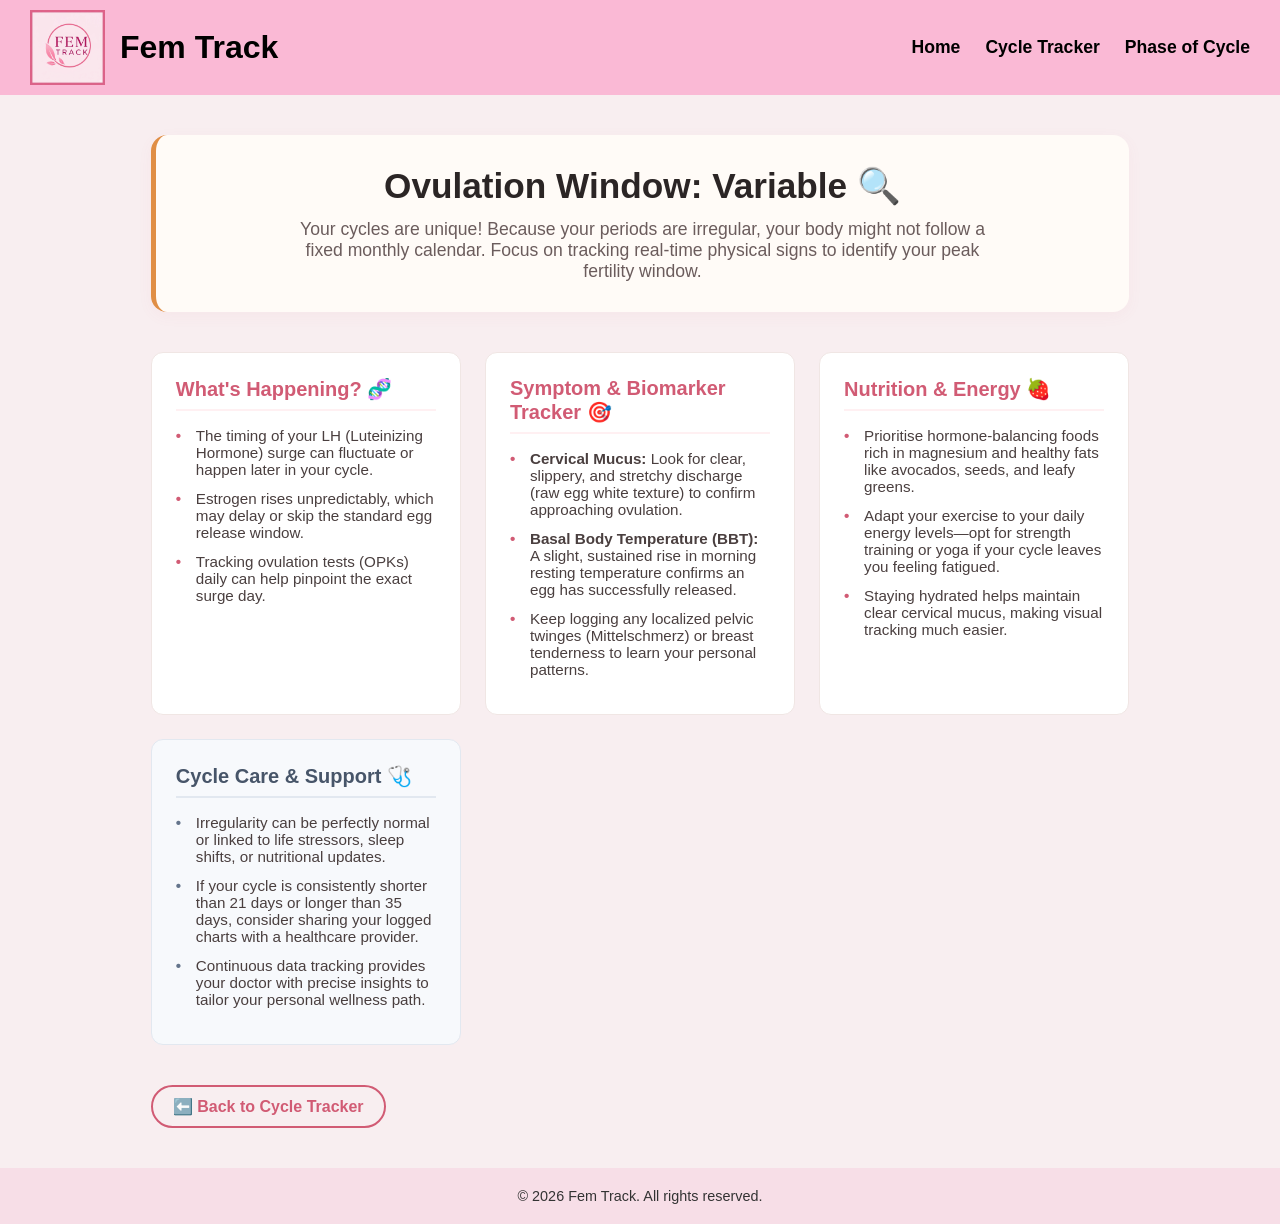
<file: irr.html>
<!DOCTYPE html>
<html lang="en">
<head>
    <meta charset="UTF-8">
    <meta name="viewport" content="width=device-width, initial-scale=1.0">
    <title>Ovulation Status - FEM TRACK</title>
    <link rel="icon" href="img.html/logo.jpg">
    <link rel="stylesheet" href="irr.css">
</head>
<body>
    <header class="site-header">
        <div class="brand-container">
            <img src="img.html/logo.jpg" alt="Fem Track Logo" class="logo-img">
            <h1 class="one">Fem Track</h1>
        </div>
        <nav class="nav-links">
            <a href="index.html">Home</a>
            <a href="cycletracker.html">Cycle Tracker</a>
            <a href="phase.html">Phase of Cycle</a>
        </nav>
    </header>

    <main class="phase-container">
        <div class="phase-header irregular-alert">
            <h1>Ovulation Window: Variable 🔍</h1>
            <p>Your cycles are unique! Because your periods are irregular, your body might not follow a fixed monthly calendar. Focus on tracking real-time physical signs to identify your peak fertility window.</p>
        </div>

        <div class="info-grid">
            <div class="info-box">
                <h3>What's Happening? 🧬</h3>
                <ul>
                    <li>The timing of your LH (Luteinizing Hormone) surge can fluctuate or happen later in your cycle.</li>
                    <li>Estrogen rises unpredictably, which may delay or skip the standard egg release window.</li>
                    <li>Tracking ovulation tests (OPKs) daily can help pinpoint the exact surge day.</li>
                </ul>
            </div>

            <div class="info-box">
                <h3>Symptom & Biomarker Tracker 🎯</h3>
                <ul>
                    <li><strong>Cervical Mucus:</strong> Look for clear, slippery, and stretchy discharge (raw egg white texture) to confirm approaching ovulation.</li>
                    <li><strong>Basal Body Temperature (BBT):</strong> A slight, sustained rise in morning resting temperature confirms an egg has successfully released.</li>
                    <li>Keep logging any localized pelvic twinges (Mittelschmerz) or breast tenderness to learn your personal patterns.</li>
                </ul>
            </div>

            <div class="info-box">
                <h3>Nutrition & Energy 🍓</h3>
                <ul>
                    <li>Prioritise hormone-balancing foods rich in magnesium and healthy fats like avocados, seeds, and leafy greens.</li>
                    <li>Adapt your exercise to your daily energy levels—opt for strength training or yoga if your cycle leaves you feeling fatigued.</li>
                    <li>Staying hydrated helps maintain clear cervical mucus, making visual tracking much easier.</li>
                </ul>
            </div>

            <div class="info-box medical-disclaimer">
                <h3>Cycle Care & Support 🩺</h3>
                <ul>
                    <li>Irregularity can be perfectly normal or linked to life stressors, sleep shifts, or nutritional updates.</li>
                    <li>If your cycle is consistently shorter than 21 days or longer than 35 days, consider sharing your logged charts with a healthcare provider.</li>
                    <li>Continuous data tracking provides your doctor with precise insights to tailor your personal wellness path.</li>
                </ul>
            </div>
        </div>

        <a href="cycletracker.html" class="back-link">⬅️ Back to Cycle Tracker</a>
    </main>
     <footer class="site-footer">
        <p>&copy; 2026 Fem Track. All rights reserved.</p>
    </footer>
</body>
</html>
</file>
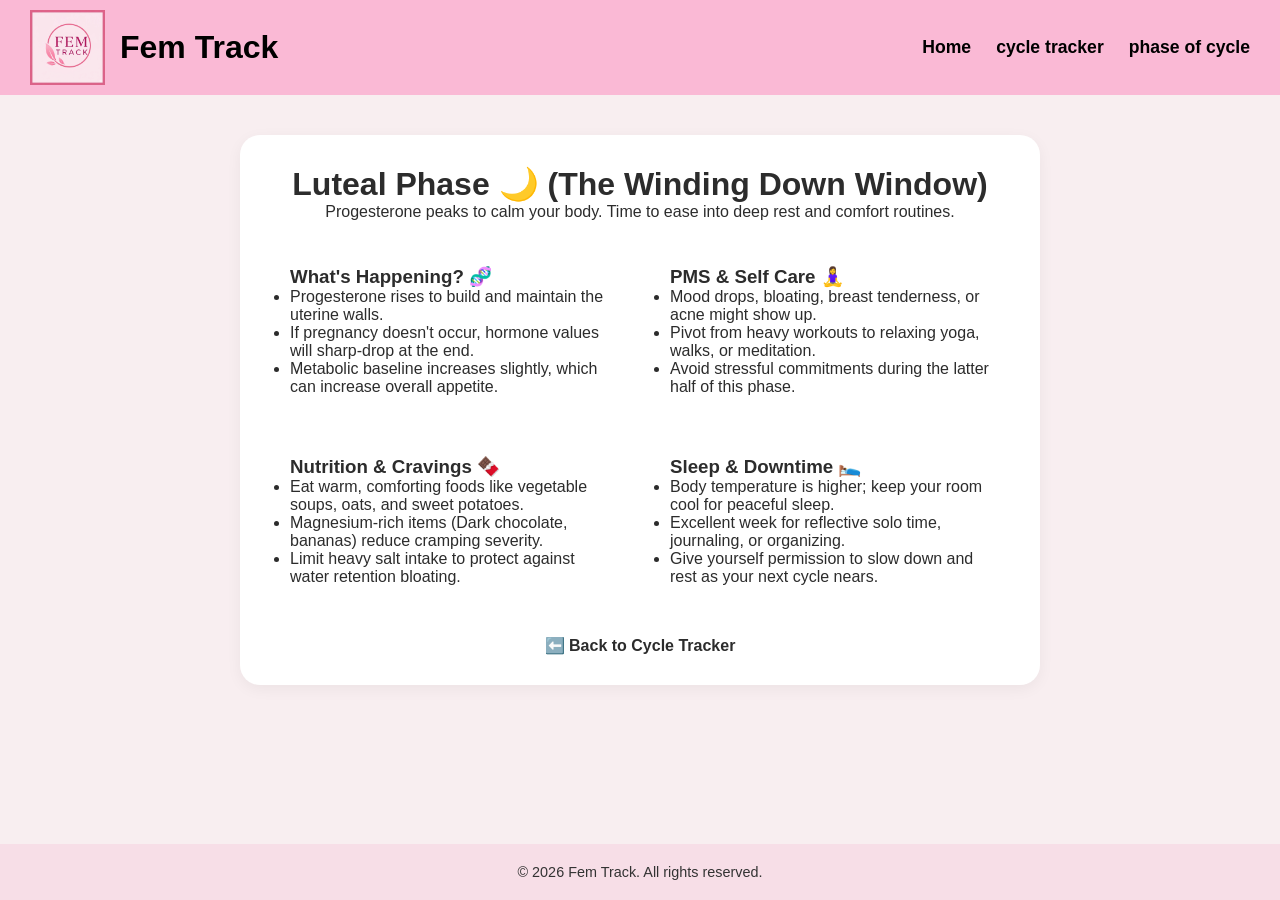
<file: luteal.html>
<!DOCTYPE html>
<html lang="en">
<head>
    <meta charset="UTF-8">
    <meta name="viewport" content="width=device-width, initial-scale=1.0">
    <title>Menstrual Phase - FEM TRACK</title>
    <link rel="icon" href="img.html/logo.jpg">
    <link rel="stylesheet" href="lu.css"> 
</head>
<body>
    <header class="site-header">
        <div class="brand-container">
            <img src="img.html/logo.jpg" alt="Fem Track Logo" class="logo-img">
            <h1 class="one">Fem Track</h1>
        </div>
        <nav class="nav-links">
            <a href="index.html">Home</a> 
            <a href="cycletracker.html">cycle tracker</a>
             <a href="phase.html">phase of cycle</a>

        </nav>
    </header>
    <main class="phase-container">
        <div class="phase-header">
            <h1>Luteal Phase 🌙 (The Winding Down Window)</h1>
            <p>Progesterone peaks to calm your body. Time to ease into deep rest and comfort routines.</p>
        </div>

        <div class="info-grid">
            <div class="info-box">
                <h3>What's Happening? 🧬</h3>
                <ul>
                    <li>Progesterone rises to build and maintain the uterine walls.</li>
                    <li>If pregnancy doesn't occur, hormone values will sharp-drop at the end.</li>
                    <li>Metabolic baseline increases slightly, which can increase overall appetite.</li>
                </ul>
            </div>

            <div class="info-box">
                <h3>PMS & Self Care 🧘‍♀️</h3>
                <ul>
                    <li>Mood drops, bloating, breast tenderness, or acne might show up.</li>
                    <li>Pivot from heavy workouts to relaxing yoga, walks, or meditation.</li>
                    <li>Avoid stressful commitments during the latter half of this phase.</li>
                </ul>
            </div>

            <div class="info-box">
                <h3>Nutrition & Cravings 🍫</h3>
                <ul>
                    <li>Eat warm, comforting foods like vegetable soups, oats, and sweet potatoes.</li>
                    <li>Magnesium-rich items (Dark chocolate, bananas) reduce cramping severity.</li>
                    <li>Limit heavy salt intake to protect against water retention bloating.</li>
                </ul>
            </div>

            <div class="info-box">
                <h3>Sleep & Downtime 🛌</h3>
                <ul>
                    <li>Body temperature is higher; keep your room cool for peaceful sleep.</li>
                    <li>Excellent week for reflective solo time, journaling, or organizing.</li>
                    <li>Give yourself permission to slow down and rest as your next cycle nears.</li>
                </ul>
            </div>
        </div>

        <a href="cycletracker.html" class="back-link">⬅️ Back to Cycle Tracker</a>
    </main>

     <footer class="site-footer">
        <p>&copy; 2026 Fem Track. All rights reserved.</p>
    </footer>
</body>
</html>
</file>
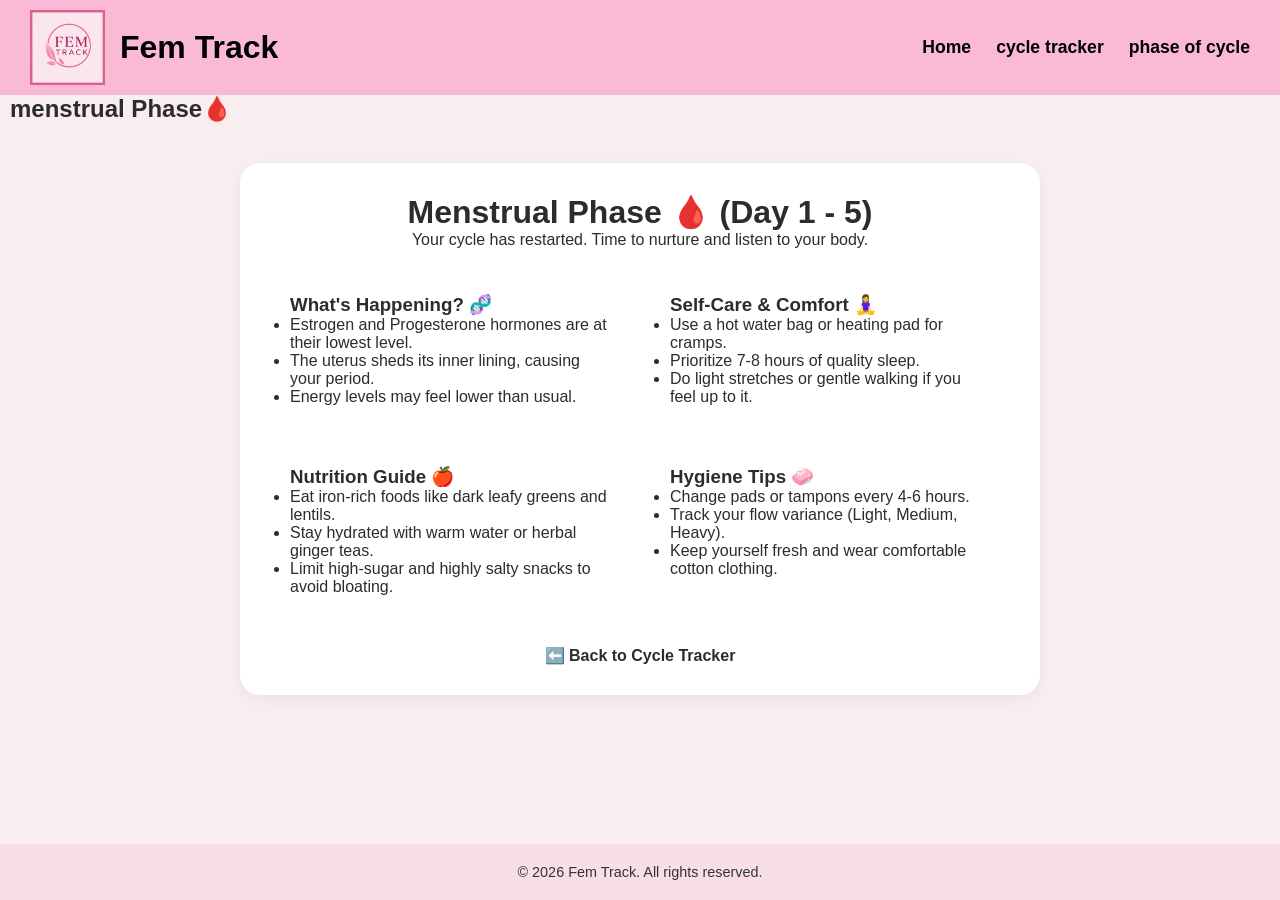
<file: menstrual.html>
<!DOCTYPE html>
<html lang="en">
<head>
    <meta charset="UTF-8">
    <meta name="viewport" content="width=device-width, initial-scale=1.0">
    <title>Menstrual Phase - FEM TRACK</title>
    <link rel="icon" href="img.html/logo.jpg">
    <link rel="stylesheet" href="men.css"> 
</head>
<body>
    <header class="site-header">
        <div class="brand-container">
            <img src="img.html/logo.jpg" alt="Fem Track Logo" class="logo-img">
            <h1 class="one">Fem Track</h1>
        </div>
        <nav class="nav-links">
            <a href="index.html">Home</a> 
            <a href="cycletracker.html">cycle tracker</a>
             <a href="phase.html">phase of cycle</a>

        </nav>
    </header>
    
    <main class="main">
        <div>
            <h2>menstrual Phase🩸</h2>
        </div>
    </main>
    

    <main class="phase-container">
        <div class="phase-header">
            <h1>Menstrual Phase 🩸 (Day 1 - 5)</h1>
            <p>Your cycle has restarted. Time to nurture and listen to your body.</p>
        </div>

        <div class="info-grid">
            <div class="info-box">
                <h3>What's Happening? 🧬</h3>
                <ul>
                    <li>Estrogen and Progesterone hormones are at their lowest level.</li>
                    <li>The uterus sheds its inner lining, causing your period.</li>
                    <li>Energy levels may feel lower than usual.</li>
                </ul>
            </div>

            <div class="info-box">
                <h3>Self-Care & Comfort 🧘‍♀️</h3>
                <ul>
                    <li>Use a hot water bag or heating pad for cramps.</li>
                    <li>Prioritize 7-8 hours of quality sleep.</li>
                    <li>Do light stretches or gentle walking if you feel up to it.</li>
                </ul>
            </div>

            <div class="info-box">
                <h3>Nutrition Guide 🍎</h3>
                <ul>
                    <li>Eat iron-rich foods like dark leafy greens and lentils.</li>
                    <li>Stay hydrated with warm water or herbal ginger teas.</li>
                    <li>Limit high-sugar and highly salty snacks to avoid bloating.</li>
                </ul>
            </div>

            <div class="info-box">
                <h3>Hygiene Tips 🧼</h3>
                <ul>
                    <li>Change pads or tampons every 4-6 hours.</li>
                    <li>Track your flow variance (Light, Medium, Heavy).</li>
                    <li>Keep yourself fresh and wear comfortable cotton clothing.</li>
                </ul>
            </div>
        </div>

        <a href="cycletracker.html" class="back-link">⬅️ Back to Cycle Tracker</a>
    </main>
     <footer class="site-footer">
        <p>&copy; 2026 Fem Track. All rights reserved.</p>
    </footer>
</body>
</html>
</file>
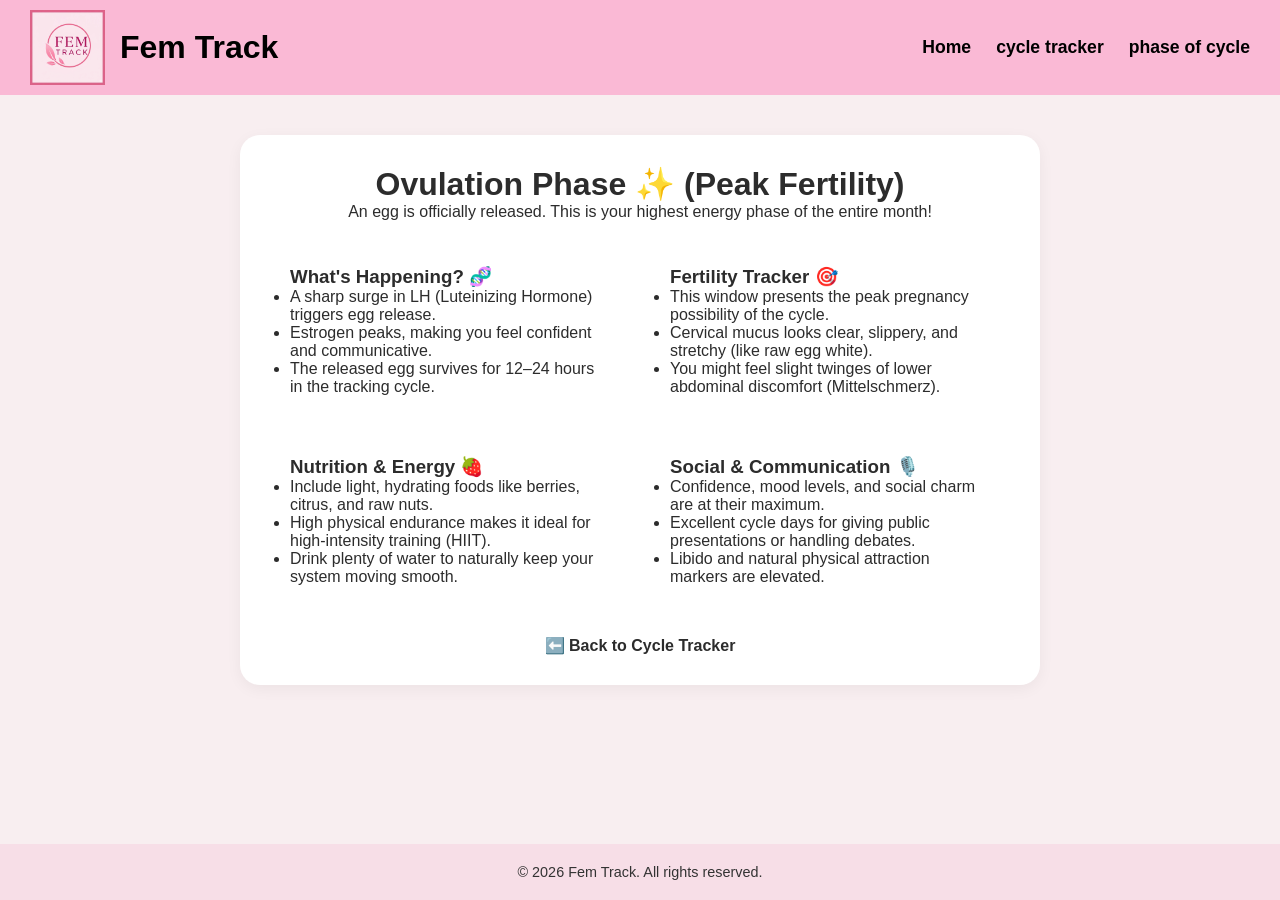
<file: ovulation.html>
<!DOCTYPE html>
<html lang="en">
<head>
    <meta charset="UTF-8">
    <meta name="viewport" content="width=device-width, initial-scale=1.0">
    <title>Menstrual Phase - FEM TRACK</title>
    <link rel="icon" href="img.html/logo.jpg">
    <link rel="stylesheet" href="ov.css"> 
</head>
<body>
    <header class="site-header">
        <div class="brand-container">
            <img src="img.html/logo.jpg" alt="Fem Track Logo" class="logo-img">
            <h1 class="one">Fem Track</h1>
        </div>
        <nav class="nav-links">
            <a href="index.html">Home</a> 
            <a href="cycletracker.html">cycle tracker</a>
             <a href="phase.html">phase of cycle</a>

        </nav>
    </header>

     <main class="phase-container">
        <div class="phase-header">
            <h1>Ovulation Phase ✨ (Peak Fertility)</h1>
            <p>An egg is officially released. This is your highest energy phase of the entire month!</p>
        </div>

        <div class="info-grid">
            <div class="info-box">
                <h3>What's Happening? 🧬</h3>
                <ul>
                    <li>A sharp surge in LH (Luteinizing Hormone) triggers egg release.</li>
                    <li>Estrogen peaks, making you feel confident and communicative.</li>
                    <li>The released egg survives for 12–24 hours in the tracking cycle.</li>
                </ul>
            </div>

            <div class="info-box">
                <h3>Fertility Tracker 🎯</h3>
                <ul>
                    <li>This window presents the peak pregnancy possibility of the cycle.</li>
                    <li>Cervical mucus looks clear, slippery, and stretchy (like raw egg white).</li>
                    <li>You might feel slight twinges of lower abdominal discomfort (Mittelschmerz).</li>
                </ul>
            </div>

            <div class="info-box">
                <h3>Nutrition & Energy 🍓</h3>
                <ul>
                    <li>Include light, hydrating foods like berries, citrus, and raw nuts.</li>
                    <li>High physical endurance makes it ideal for high-intensity training (HIIT).</li>
                    <li>Drink plenty of water to naturally keep your system moving smooth.</li>
                </ul>
            </div>

            <div class="info-box">
                <h3>Social & Communication 🎙️</h3>
                <ul>
                    <li>Confidence, mood levels, and social charm are at their maximum.</li>
                    <li>Excellent cycle days for giving public presentations or handling debates.</li>
                    <li>Libido and natural physical attraction markers are elevated.</li>
                </ul>
            </div>
        </div>

        <a href="cycletracker.html" class="back-link">⬅️ Back to Cycle Tracker</a>
    </main>
     <footer class="site-footer">
        <p>&copy; 2026 Fem Track. All rights reserved.</p>
    </footer>
</body>
</html>
</file>
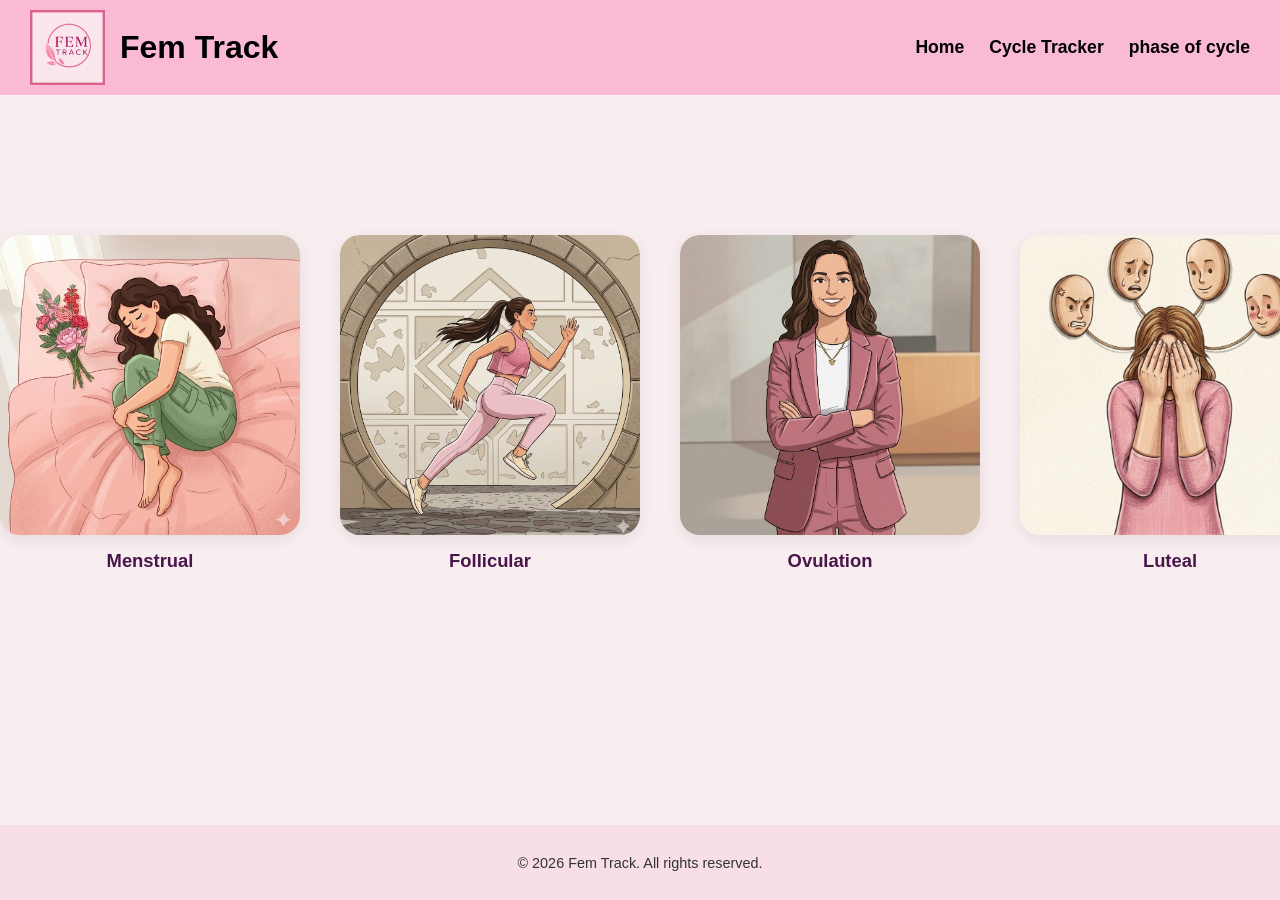
<file: phase.html>
<!DOCTYPE html>
<html lang="en">
<head>
    <meta charset="UTF-8">
    <meta name="viewport" content="width=device-width, initial-scale=1.0">
    <meta charset="UTF-8">
    <meta name="viewport" content="width=device-width, initial-scale=1.0">
    <title>FEM TRACK</title>
    <link rel="icon" href="img.html/logo.jpg">
    <link rel="stylesheet" href="style2.css">
</head>
<body> 
    <header class="site-header">
        <div class="brand-container">
            <img src="img.html/logo.jpg" alt="Fem Track Logo" class="logo-img">
            <h1 class="one">Fem Track</h1>
        </div>
        <nav class="nav-links">
            <a href="index.html">Home</a>
            <a href="cycletracker.html">Cycle Tracker</a>
            <a href="phase.html">phase of cycle</a>
        </nav>
    </header>
    
   <main>
    <section class="hero">
        
        <a href="menstrual.html" class="hero-item">
            <img src="img.html/mens.jpg" alt="Menstrual Phase" class="hero-img">
            <p class="hero-text">Menstrual</p>
        </a>
        
        <a href="follicular.html" class="hero-item">
            <img src="img.html/foll.jpg" alt="Follicular Phase" class="hero-img">
            <p class="hero-text">Follicular</p>
        </a>
        
        <a href="ovulation.html" class="hero-item">
            <img src="img.html/ov.jpg" alt="Ovulation Phase" class="hero-img">
            <p class="hero-text">Ovulation</p>
        </a>
        
        <a href="luteal.html" class="hero-item">
            <img src="img.html/lu.jpg" alt="Luteal Phase" class="hero-img">
            <p class="hero-text">Luteal</p>
        </a>

    </section>
</main>
 <footer class="site-footer">
        <p>&copy; 2026 Fem Track. All rights reserved.</p>
    </footer>

</body>
</html>
</file>
<file: style.css>
* { 
  margin: 0; 
  padding: 0; 
  box-sizing: border-box; 
  font-family: 'Poppins', Arial, sans-serif; 
}

body { 
  background-color: rgb(248, 238, 240); 
  color: #2c2c2c; 
  display: flex; 
  flex-direction: column; 
  min-height: 100vh; 
}

.site-header { 
  display: flex; 
  align-items: center; 
  justify-content: space-between; 
  padding: 10px 30px; 
  background-color: #fca9cec4; 
  width: 100%; 
}

.brand-container { display: flex; align-items: center; gap: 15px; }
.logo-img { width: 75px; height: 75px; object-fit: contain; }
.one { margin: 0; font-size: 2rem; color: #000000; }

.nav-links { display: flex; gap: 25px; }
.nav-links a { 
  text-decoration: none; 
  color: #000000; 
  font-weight: bold; 
  font-size: 1.1rem; 
  transition: color 0.3s ease; 
}
.nav-links a:hover { color: #ffffff; }

/* Hero Section */
main { flex: 1; padding: 40px 20px; }
.highlight-text { font-size: 2.2rem; font-weight: 700; color: #1e1e1e; margin-bottom: 10px; text-align: center; }
.sub-text { font-size: 1.1rem; color: #555555; margin-bottom: 25px; text-align: center; }

/* CTA Button */
.cta-container { text-align: center; margin-bottom: 40px; }
.tracker-link { text-decoration: none; display: inline-block; }
.cycle-tracker-btn { 
  display: block; 
  width: max-content; 
  max-width: 180px; 
  margin: 15px auto; 
  background-color: #f7519bc4; 
  color: white; 
  padding: 12px 24px; 
  font-size: 14px; 
  font-weight: bold; 
  border: none; 
  border-radius: 25px; 
  cursor: pointer; 
}

.features-section { 
  max-width: 1100px; 
  width: 100%; 
  margin: 50px auto 0 auto;
  text-align: center; 
}
.section-title { font-size: 1.8rem; margin-bottom: 20px; color: #1e1e1e; }
.features-grid { display: grid; grid-template-columns: repeat(2, 1fr); gap: 25px; margin-top: 30px; }

.feature-card { 
  background-color: #f97bb4c4; 
  border-radius: 20px; 
  padding: 25px; 
  display: flex; 
  align-items: center; 
  gap: 20px; 
  text-align: left; 
}
.card-content h3 { font-size: 1.15rem; font-weight: 500; color: #2c2c2c; line-height: 1.4; }

.icon-wrapper { width: 54px; height: 54px; border-radius: 50%; display: flex; align-items: center; justify-content: center; font-size: 1.5rem; flex-shrink: 0; }
.icon-purple { background-color: #e8e6f8; color: #6254e0; }
.icon-orange { background-color: #ffeeda; color: #ff9100; }
.icon-red { background-color: #ffe6e6; color: #ff3333; }
.icon-blue { background-color: #e1f5fe; color: #0288d1; }
.icon-darkblue { background-color: #e3f2fd; color: #1565c0; }
.icon-green { background-color: #e8f5e9; color: #2e7d32; }

.site-footer { 
  text-align: center; 
  padding: 20px; 
  font-size: 0.9rem; 
  color: #333333; 
  background-color: rgba(235, 83, 151, 0.1); 
  margin-top: auto; 
}

@media (max-width: 768px) { 
  .site-header { flex-direction: column; gap: 15px; text-align: center; }
  .nav-links { gap: 15px; }
  .highlight-text { font-size: 1.8rem; }
  .features-grid { grid-template-columns: 1fr; gap: 15px; }
  .features-section { margin: 30px auto 0 auto; } /* மொபைலிலும் சென்டர் ஆக இருக்க */
}



/* ஹெட்டிங் ஸ்டைல் */
h2 {
    font-family: Arial, sans-serif;
    color: #b83b5e;
    margin-top: 50px;
    margin-bottom: 30px;
    text-align: center; 
}

/* ஒட்டுமொத்த கன்டென்ட் பாக்ஸ் */
.faq-container {
    max-width: 1000px;
    margin: 0 auto;
    font-family: Arial, sans-serif;
    padding: 0 15px;
}

/* ஒவ்வொரு கேள்வி-பதில் பாக்ஸின் இடைவெளி (Neat Spacing) */
.faq-item {
    background-color: #ffffff; /* வெள்ளை நிற பின்னணி */
    border-left: 9px solid #b83b5e; /* இடது பக்க அழகான கோடு */
    padding: 15px 20px; /* பாக்ஸிற்குள் இருக்கும் கேப் */
    margin-bottom: 15px; /* ஒரு பாக்ஸிற்கும் அடுத்த பாக்ஸிற்கும் உள்ள கேப் */
    border-radius: 0 8px 8px 0; /* வளைவான மூலைகள் */
  }

/* கேள்விகளுக்கான ஸ்டைல் */
.faq-question {
    font-weight: bold;
    color: #b83b5e;
    margin: 0 0 6px 0; /* கேள்விக்கு கீழே மட்டும் சிறிய கேப் */
    font-size: 16px;
}

.faq-answer {
    color: #444444;
    margin: 0;
    line-height: 1.6;
    font-size: 14px;
}



.container {
    max-width: 800px;
    margin: 0 auto;
    padding: 20px 0;
}

header {
    text-align: center;
    margin-bottom: 40px;
}

h1 {
    color: #d81b60;
    font-size: 2.5rem;
    margin-bottom: 10px;
}

.subtitle {
    font-size: 1.1rem;
    color: #666666;
}

.myth-fact-card {
    background: #ffffff;
    border-radius: 12px;
    padding: 25px;
    margin-bottom: 25px;
    box-shadow: 0 4px 6px rgba(0, 0, 0, 0.05);
    border-left: 5px solid #d81b60;
}

.card-number {
    font-size: 1.2rem;
    font-weight: bold;
    color: #d81b60;
    margin-bottom: 15px;
    display: inline-block;
    background: #ffe4ec;
    padding: 2px 10px;
    border-radius: 20px;
}

.section-title {
    font-weight: 700;
    margin-bottom: 5px;
}

.myth-section {
    color: #c62828;
    margin-bottom: 15px;
}

.fact-section {
    color: #2e7d32;
}

.text-content {
    color: #2c3e50;
    margin-top: 5px;
}

@media (max-width: 600px) {
    h1 {
        font-size: 2rem;
    }
    
    .myth-fact-card {
        padding: 20px;
    }
}

.img{
    width: 800px;
    margin: auto;
    padding: 50px 0px;
}
</file>
<file: style1.css>
:root {
    --primary-pink: #ff85a2;
    --light-pink: #0d0909;
    --soft-bg: #fff0f3;
    --dark-pink: #c94b68;
    --text-dark: #c7667c;
    --white: #ffffff;
}

body {
    font-family: -apple-system, BlinkMacSystemFont, "Segoe UI", Roboto, Helvetica, Arial, sans-serif;
    background-color: var(--soft-bg);
    color: var(--text-dark);
    margin: 0;
    padding: 0;
}

.site-header {
    display: flex;
    align-items: center;
    justify-content: space-between;
    padding: 10px 30px;
    background-color: #fca9cec4;
}

.brand-container {
    display: flex;
    align-items: center;
    gap: 15px;
}

.logo-img {
    width: 75px;
    height: 75px;
    object-fit: contain;
}

.one {
    margin: 0;
    font-size: 2rem;
    color: #000000;
}

.nav-links {
    display: flex;
    gap: 25px;
    color: #ffffff;
}

.nav-links a {
    text-decoration: none;
    color: #000000;
    font-weight: bold;
    font-size: 1.1rem;
    transition: color 0.3s ease;
}

.nav-links a:hover {
    color: #ffffff;
}

.main-content {
    display: flex;
    flex-direction: column;
    gap: 20px;
    justify-content: center;
    align-items: center;
    min-height: calc(100vh - 100px);
    padding: 20px;
    box-sizing: border-box;
}

.features-title{
    text-align: center;
}
.container {
    background-color: var(--white);
    padding: 30px;
    border-radius: 20px;
    max-width: 450px;
    width: 100%;
    box-sizing: border-box;
}

.container h2 {
    color: var(--dark-pink);
    text-align: center;
    font-size: 24px;
    margin-top: 0;
    margin-bottom: 25px;
}

.form-group {
    margin-bottom: 20px;
}

label {
    display: block;
    font-weight: 600;
    margin-bottom: 8px;
    font-size: 14px;
}

input[type="date"],
input[type="number"] {
    width: 100%;
    padding: 12px;
    border: 2px solid var(--light-pink);
    border-radius: 10px;
    font-size: 16px;
    color: var(--text-dark);
    box-sizing: border-box;
    outline: none;
    transition: border-color 0.3s;
}

input:focus {
    border-color: var(--primary-pink);
}

.track-btn {
    width: 100%;
    background-color: var(--primary-pink);
    color: var(--white);
    border: none;
    padding: 14px;
    border-radius: 10px;
    font-size: 16px;
    font-weight: bold;
    cursor: pointer;
    transition: background-color 0.3s;
}

.track-btn:hover {
    background-color: var(--dark-pink);
}

.results {
    margin-top: 25px;
    padding-top: 20px;
    border-top: 2px dashed var(--light-pink);
    display: none;
}

.result-card {
    background-color: var(--soft-bg);
    border-left: 4px solid var(--primary-pink);
    padding: 15px;
    border-radius: 8px;
    margin-bottom: 12px;
}

.result-card h3 {
    margin: 0 0 5px 0;
    font-size: 14px;
    color: var(--dark-pink);
    text-transform: uppercase;
    letter-spacing: 0.5px;
}

.result-card p {
    margin: 0;
    font-size: 18px;
    font-weight: 600;
}

.alert-card {
    background-color: #ffeef2;
    border-left: 4px solid #ff4db5;
    color: #800f2f;
}

.alert-card h3 {
    color: #ff4dfc;
}

.phase-info {
    font-size: 13px;
    color: #7a525d;
    font-weight: normal;
    margin-top: 4px !important;
}

.cycle-tracker-btn {
    display: block;
    width: max-content;
    max-width: 180px;
    margin: 15px auto;
    background-color: #FF69B4;
    color: white;
    padding: 12px 24px;
    font-size: 14px;
    font-weight: bold;
    border: none;
    border-radius: 25px;
    cursor: pointer;
    transition: background-color 0.3s ease, transform 0.2s;
}

.cycle-tracker-btn:hover {
    background-color: #FF1493;
    transform: translateY(-2px);
}

.site-footer {
    text-align: center;
    padding: 20px;
    font-size: 0.9rem;
    color: #333333;
    background-color: rgba(235, 83, 151, 0.1);
    margin-top: auto;
}
</file>
<file: fo.css>
* {
    margin: 0;
    padding: 0;
    box-sizing: border-box;
    font-family: 'Poppins', Arial, sans-serif; 
}

body {
    background-color: rgb(248, 238, 240); 
    color: #2c2c2c;
    display: flex;
    flex-direction: column;
    min-height: 100vh; 
}

form {
    text-align: center;
}

.site-header {
    display: flex;
    align-items: center; 
    justify-content: space-between; 
    padding: 10px 30px; 
    background-color:  #fca9cec4;
    width: 100%;
}

.brand-container {
    display: flex;
    align-items: center;
    gap: 15px;
}

.logo-img {
    width: 75px;
    height: 75px;
    object-fit: contain;
}

.one {
    margin: 0;
    font-size: 2rem;
    color: #000000;
}

.nav-links {
    display: flex;
    gap: 25px;
}

.nav-links a {
    text-decoration: none; 
    color: #000000;        
    font-weight: bold;
    font-size: 1.1rem;
    transition: color 0.3s ease;
}

.nav-links a:hover {
    color: #ffffff;        
}

.site-footer {
    text-align: center;
    padding: 20px;
    font-size: 0.9rem;
    color: #333333;
    background-color: rgba(235, 83, 151, 0.1);
    margin-top: auto;
}
.phase-container {
            max-width: 800px;
            margin: 40px auto;
            background: white;
            padding: 30px;
            border-radius: 20px;
            box-shadow: 0 4px 15px rgba(0,0,0,0.05);
        }
        .phase-header {
            text-align: center;
            color: var(--dark-pink);
        }
        .info-grid {
            display: grid;
            grid-template-columns: 1fr 1fr;
            gap: 20px;
            margin-top: 25px;
        }
        .info-box {
            background: var(--soft-bg);
            padding: 20px;
            border-radius: 12px;
            border-left: 4px solid var(--primary-pink);
        }
        .info-box h3 {
            margin-top: 0;
            color: var(--dark-pink);
        }
        .back-link {
            display: block;
            text-align: center;
            margin-top: 30px;
            color: var(--text-dark);
            text-decoration: none;
            font-weight: bold;
</file>
<file: irr.css>
* {
    margin: 0;
    padding: 0;
    box-sizing: border-box;
    font-family: 'Poppins', Arial, sans-serif; 

body {
    background-color: rgb(248, 238, 240); 
    color: #2c2c2c;
    display: flex;
    flex-direction: column;
    min-height: 100vh; 
}

form {
    text-align: center;
}

.site-header {
    display: flex;
    align-items: center; 
    justify-content: space-between; 
    padding: 10px 30px; 
    background-color: #fca9cec4; 
    width: 100%;
}

.site-footer {
    text-align: center;
    padding: 20px;
    font-size: 0.9rem;
    color: #333333;
    background-color: rgba(235, 83, 151, 0.1);
    margin-top: auto;
}

.brand-container {
    display: flex;
    align-items: center;
    gap: 15px;
}

.logo-img {
    width: 75px;
    height: 75px;
    object-fit: contain;
}

.one {
    margin: 0;
    font-size: 2rem;
    color: #000000;
}

.nav-links {
    display: flex;
    gap: 25px;
}

.nav-links a {
    text-decoration: none; 
    color: #000000;        
    font-weight: bold;
    font-size: 1.1rem;
    transition: color 0.3s ease;
}

.nav-links a:hover {
    color: #ffffff;        
}


.phase-container {
    max-width: 1100px;
    margin: 40px auto;
    padding: 0 20px;
}

.phase-header {
    text-align: center;
    margin-bottom: 40px;
    background-color: #ffffff;
    padding: 30px;
    border-radius: 16px;
    box-shadow: 0 4px 15px rgba(209, 91, 116, 0.05);
}

.phase-header h1 {
    font-size: 2.2rem;
    color: #2b2525;
    margin-bottom: 12px;
}

.phase-header p {
    color: #6b5c5c;
    font-size: 1.1rem;
    max-width: 700px;
    margin: 0 auto;
}

.phase-header.irregular-alert {
    border-left: 5px solid #e08e45; 
    background-color: #fffbf7;
}


.info-grid {
    display: grid;
    grid-template-columns: repeat(auto-fit, minmax(300px, 1fr));
    gap: 24px;
    margin-bottom: 40px;
}

.info-box {
    background-color: #ffffff;
    padding: 24px;
    border-radius: 12px;
    border: 1px solid #f0e6e4;
    transition: transform 0.2s ease, box-shadow 0.2s ease;
}

.info-box:hover {
    transform: translateY(-4px);
    box-shadow: 0 6px 20px rgba(0, 0, 0, 0.04);
}

.info-box h3 {
    font-size: 1.25rem;
    color: #d15b74;
    margin-bottom: 16px;
    border-bottom: 2px solid #fff0f2;
    padding-bottom: 8px;
}

.info-box ul {
    list-style: none; 
}

.info-box li {
    margin-bottom: 12px;
    position: relative;
    padding-left: 20px;
    font-size: 0.95rem;
    color: #4a3f3f;
}

.info-box li::before {
    content: "•";
    color: #d15b74;
    font-weight: bold;
    position: absolute;
    left: 0;
    top: 0;
}

.info-box.medical-disclaimer {
    background-color: #f7f9fc;
    border-color: #e2e8f0;
}

.info-box.medical-disclaimer h3 {
    color: #475569;
    border-bottom-color: #e2e8f0;
}

.info-box.medical-disclaimer li::before {
    color: #64748b;
}


.back-link {
    display: inline-block;
    text-decoration: none;
    color: #d15b74;
    font-weight: 600;
    padding: 10px 20px;
    border: 2px solid #d15b74;
    border-radius: 30px;
    transition: all 0.2s ease;
    background-color: transparent;
}

.back-link:hover {
    background-color: #d15b74;
    color: #ffffff;
}


@media (max-width: 768px) {
    .site-header {
        flex-direction: column;
        gap: 15px;
        text-align: center;
    }
    
    .nav-links a {
        margin: 0 10px;
    }

    .phase-header h1 {
        font-size: 1.75rem;
    }
}
</file>
<file: lu.css>
* {
    margin: 0;
    padding: 0;
    box-sizing: border-box;
    font-family: 'Poppins', Arial, sans-serif; 
}

body {
    background-color: rgb(248, 238, 240); 
    color: #2c2c2c;
    display: flex;
    flex-direction: column;
    min-height: 100vh; 
}

form {
    text-align: center;
}

.site-header {
    display: flex;
    align-items: center; 
    justify-content: space-between; 
    padding: 10px 30px; 
    background-color:  #fca9cec4; 
    width: 100%;
}

.brand-container {
    display: flex;
    align-items: center;
    gap: 15px;
}

.logo-img {
    width: 75px;
    height: 75px;
    object-fit: contain;
}

.one {
    margin: 0;
    font-size: 2rem;
    color: #000000;
}

.nav-links {
    display: flex;
    gap: 25px;
}

.nav-links a {
    text-decoration: none; 
    color: #000000;        
    font-weight: bold;
    font-size: 1.1rem;
    transition: color 0.3s ease;
}

.nav-links a:hover {
    color: #ffffff;    
}  
.site-footer {
    text-align: center;
    padding: 20px;
    font-size: 0.9rem;
    color: #333333;
    background-color: rgba(235, 83, 151, 0.1);
    margin-top: auto;
}


.phase-container {
            max-width: 800px;
            margin: 40px auto;
            background: white;
            padding: 30px;
            border-radius: 20px;
            box-shadow: 0 4px 15px rgba(0,0,0,0.05);
        }
        .phase-header {
            text-align: center;
            color: var(--dark-pink);
        }
        .info-grid {
            display: grid;
            grid-template-columns: 1fr 1fr;
            gap: 20px;
            margin-top: 25px;
        }
        .info-box {
            background: var(--soft-bg);
            padding: 20px;
            border-radius: 12px;
            border-left: 4px solid var(--primary-pink);
        }
        .info-box h3 {
            margin-top: 0;
            color: var(--dark-pink);
        }
        .back-link {
            display: block;
            text-align: center;
            margin-top: 30px;
            color: var(--text-dark);
            text-decoration: none;
            font-weight: bold;
        }
</file>
<file: men.css>
* {
    margin: 0;
    padding: 0;
    box-sizing: border-box;
    font-family: 'Poppins', Arial, sans-serif; 

body {
    background-color: rgb(248, 238, 240); 
    color: #2c2c2c;
    display: flex;
    flex-direction: column;
    min-height: 100vh; 
}

form {
    text-align: center;
}

.site-header {
    display: flex;
    align-items: center; 
    justify-content: space-between; 
    padding: 10px 30px; 
    background-color: #fca9cec4; 
    width: 100%;
}

.brand-container {
    display: flex;
    align-items: center;
    gap: 15px;
}

.logo-img {
    width: 75px;
    height: 75px;
    object-fit: contain;
}

.one {
    margin: 0;
    font-size: 2rem;
    color: #000000;
}

.nav-links {
    display: flex;
    gap: 25px;
}

.nav-links a {
    text-decoration: none; 
    color: #000000;        
    font-weight: bold;
    font-size: 1.1rem;
    transition: color 0.3s ease;
}

.nav-links a:hover {
    color: #ffffff;    
}    
.main{
    text-align: left;
    padding-left: 10px;
}
.site-footer {
    text-align: center;
    padding: 20px;
    font-size: 0.9rem;
    color: #333333;
    background-color: rgba(235, 83, 151, 0.1);
    margin-top: auto;
}

.phase-container {
            max-width: 800px;
            margin: 40px auto;
            background: white;
            padding: 30px;
            border-radius: 20px;
            box-shadow: 0 4px 15px rgba(0,0,0,0.05);
        }
        .phase-header {
            text-align: center;
            color: var(--dark-pink);
        }
        .info-grid {
            display: grid;
            grid-template-columns: 1fr 1fr;
            gap: 20px;
            margin-top: 25px;
        }
        .info-box {
            background: var(--soft-bg);
            padding: 20px;
            border-radius: 12px;
            border-left: 4px solid var(--primary-pink);
        }
        .info-box h3 {
            margin-top: 0;
            color: var(--dark-pink);
        }
        .back-link {
            display: block;
            text-align: center;
            margin-top: 30px;
            color: var(--text-dark);
            text-decoration: none;
            font-weight: bold;
        }
</file>
<file: ov.css>
* {
    margin: 0;
    padding: 0;
    box-sizing: border-box;
    font-family: 'Poppins', Arial, sans-serif; 

body {
    background-color: rgb(248, 238, 240); 
    color: #2c2c2c;
    display: flex;
    flex-direction: column;
    min-height: 100vh; 
}

form {
    text-align: center;
}

.site-header {
    display: flex;
    align-items: center; 
    justify-content: space-between; 
    padding: 10px 30px; 
    background-color:  #fca9cec4; 
    width: 100%;
}

.brand-container {
    display: flex;
    align-items: center;
    gap: 15px;
}

.logo-img {
    width: 75px;
    height: 75px;
    object-fit: contain;
}

.one {
    margin: 0;
    font-size: 2rem;
    color: #000000;
}

.nav-links {
    display: flex;
    gap: 25px;
}

.nav-links a {
    text-decoration: none; 
    color: #000000;        
    font-weight: bold;
    font-size: 1.1rem;
    transition: color 0.3s ease;
}

.nav-links a:hover {
    color: #ffffff;        
}
.site-footer {
    text-align: center;
    padding: 20px;
    font-size: 0.9rem;
    color: #333333;
    background-color: rgba(235, 83, 151, 0.1);
    margin-top: auto;
}

.phase-container {
            max-width: 800px;
            margin: 40px auto;
            background: white;
            padding: 30px;
            border-radius: 20px;
            box-shadow: 0 4px 15px rgba(0,0,0,0.05);
        }
        .phase-header {
            text-align: center;
            color: var(--dark-pink);
        }
        .info-grid {
            display: grid;
            grid-template-columns: 1fr 1fr;
            gap: 20px;
            margin-top: 25px;
        }
        .info-box {
            background: var(--soft-bg);
            padding: 20px;
            border-radius: 12px;
            border-left: 4px solid var(--primary-pink);
        }
        .info-box h3 {
            margin-top: 0;
            color: var(--dark-pink);
        }
        .back-link {
            display: block;
            text-align: center;
            margin-top: 30px;
            color: var(--text-dark);
            text-decoration: none;
            font-weight: bold;
        }
</file>
<file: style2.css>
body {
    background-color: rgb(248, 238, 240);
    margin: 0;
    font-family: Arial, sans-serif;
    display: flex;
    flex-direction: column;
    min-height: 100vh; 
}

form {
    text-align: center;
}

.site-header {
    display: flex;
    align-items: center; 
    justify-content: space-between; 
    padding: 10px 30px; 
    background-color: #fca9cec4;
}

.brand-container {
    display: flex;
    align-items: center;
    gap: 15px;
}

.logo-img {
    width: 75px;
    height: 75px;
    object-fit: contain;
}

.one {
    margin: 0;
    font-size: 2rem;
    color: #000000;
}

.nav-links {
    display: flex;
    gap: 25px;
}

.nav-links a {
    text-decoration: none; 
    color: #000000;        
    font-weight: bold;
    font-size: 1.1rem;
    transition: color 0.3s ease;
}

.nav-links a:hover {
    color: #ffffff;        
}

.content-area {
    flex: 1; 
}

.site-footer {
    text-align: center;
    padding: 15px;
    font-size: 0.9rem;
    color: #333333;
    background-color: rgba(235, 83, 151, 0.1);
    margin-top: auto;
}

/* Hero Section */
.hero {
    display: flex;
    justify-content: center; 
    align-items: center;    
    gap: 40px;               
    padding: 20px;
    flex-wrap: nowrap;       
    margin-top: 120px;       
    width: 100%;             
}

.hero-item {
    display: flex;
    flex-direction: column;  
    align-items: center;    
    text-decoration: none;  
    transition: transform 0.3s ease;
}

.hero-item:hover {
    transform: translateY(-5px);
}

.hero-img {
    width: 300px;
    height: 300px;
    object-fit: cover;       
    border-radius: 20px;     
    display: block; 
    box-shadow: 0 4px 15px rgba(0, 0, 0, 0.08); 
    transition: box-shadow 0.3s ease;
}

.hero-item:hover .hero-img {
    box-shadow: 0 8px 25px rgba(0, 0, 0, 0.15);
}

.hero-text {
    margin-top: 15px;       
    font-family: 'Segoe UI', Tahoma, Geneva, Verdana, sans-serif;
    font-size: 1.15rem;      
    font-weight: 600;       
    color: #4A154B;         
    padding-bottom: 5px;
    transition: color 0.3s ease;
}

.hero-item:hover .hero-text {
    color: #E91E63;         
}
</file>
